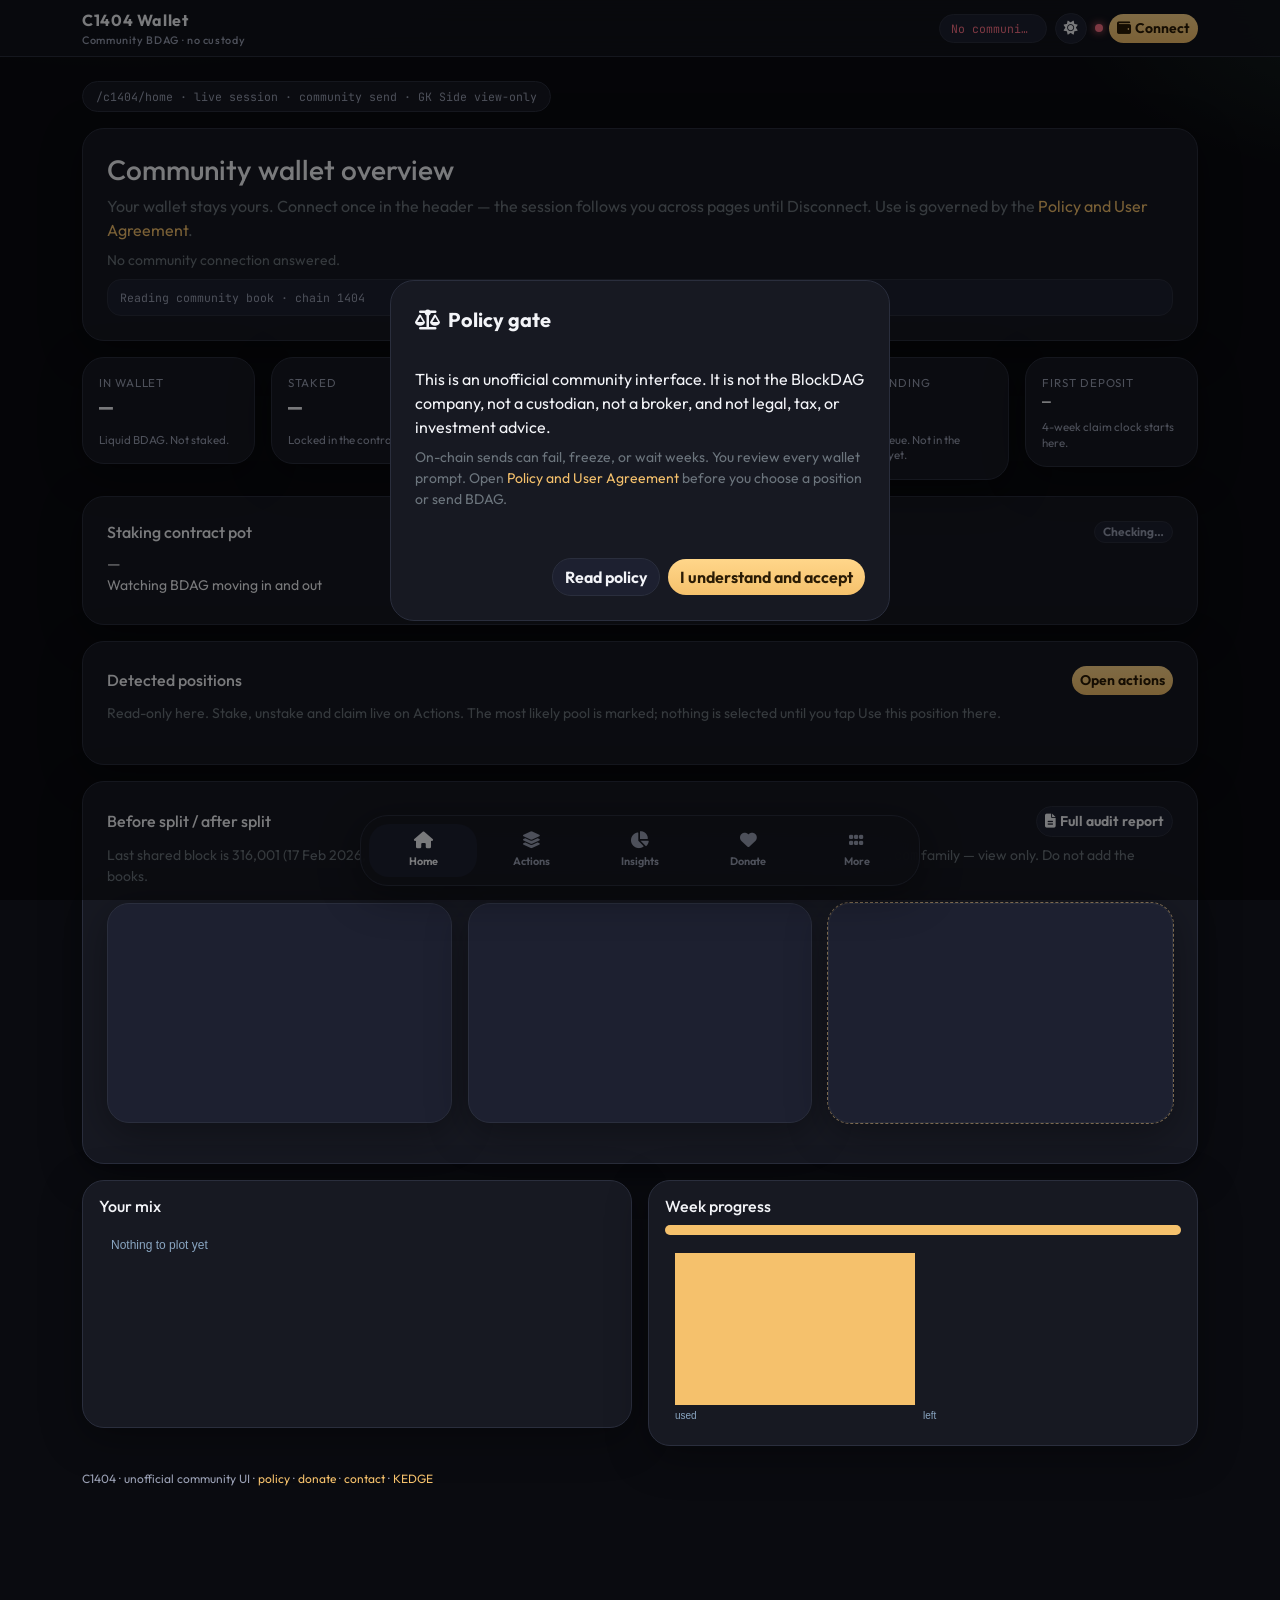
<file: index.html>
<!doctype html>
<html lang="en" data-theme="dark">
<head>
  <meta charset="utf-8">
  <meta name="viewport" content="width=device-width, initial-scale=1, viewport-fit=cover">
  <meta name="color-scheme" content="dark light">
  <meta name="description" content="Chain-1404 Stake Manager — unofficial community BDAG staking UI.">
  <title>Chain-1404 Stake Manager</title>
  <link rel="preconnect" href="https://fonts.googleapis.com">
  <link rel="preconnect" href="https://fonts.gstatic.com" crossorigin>
  <link href="https://fonts.googleapis.com/css2?family=JetBrains+Mono:wght@400;600;700&family=Outfit:wght@400;600;700&display=swap" rel="stylesheet">
  <link href="https://cdn.jsdelivr.net/npm/bootstrap@5.3.3/dist/css/bootstrap.min.css" rel="stylesheet">
  <link href="https://cdnjs.cloudflare.com/ajax/libs/font-awesome/6.5.2/css/all.min.css" rel="stylesheet">
  <link rel="stylesheet" href="css/app.css?v=20260912b">
</head>
<body data-page="home">
  <div id="shell"></div>
  <main class="container-xl py-4">
    <div class="explorer-path mb-3">/c1404/home · live session · community send · GK Side view-only</div>
    <div class="glass p-4 mb-3">
      <h1 class="h3 mb-2">Community wallet overview</h1>
      <p class="text-secondary mb-2">Your wallet stays yours. Connect once in the header — the session follows you across pages until Disconnect. Use is governed by the <a href="policy.html">Policy and User Agreement</a>.</p>
      <p class="small mb-1" id="epochLine"></p>
      <p class="small text-secondary mb-2" id="detail">Checking community connections…</p>
      <p class="small mb-0 status-strip" id="statusStrip">Reading community book · chain 1404</p>
    </div>

    <div id="stateBanner" class="alert alert-warning d-none mb-3" role="status"></div>

    <div class="row g-3 mb-3">
      <div class="col-6 col-lg-4 col-xl-2"><div class="glass stat p-3"><div class="lbl">In wallet</div><div class="num" id="bal">—</div><div class="sub" id="whyBal">Liquid BDAG. Not staked.</div></div></div>
      <div class="col-6 col-lg-4 col-xl-2"><div class="glass stat p-3"><div class="lbl">Staked</div><div class="num" id="staked">—</div><div class="sub" id="whyStaked">Locked in the contract.</div></div></div>
      <div class="col-6 col-lg-4 col-xl-2"><div class="glass stat p-3"><div class="lbl">Accrued yield</div><div class="num" id="rew">—</div><div class="sub" id="whyRew">Sits in the contract until claim.</div></div></div>
      <div class="col-6 col-lg-4 col-xl-2"><div class="glass stat p-3"><div class="lbl">Claimable now</div><div class="num" id="claimable">—</div><div class="sub" id="whyClaimable">Opens after the 4-week gate.</div></div></div>
      <div class="col-6 col-lg-4 col-xl-2"><div class="glass stat p-3"><div class="lbl">Unbonding</div><div class="num" id="unbond">—</div><div class="sub" id="whyUnbond">Exit queue. Not in the wallet yet.</div></div></div>
      <div class="col-6 col-lg-4 col-xl-2"><div class="glass stat p-3"><div class="lbl">First deposit</div><div class="num small-num" id="firstWhen">—</div><div class="sub" id="whyFirst">4-week claim clock starts here.</div></div></div>
    </div>

    <div class="glass p-4 mb-3" id="pulseCard">
      <div class="d-flex justify-content-between align-items-center mb-2">
        <h2 class="h6 mb-0">Staking contract pot</h2>
        <span class="badge text-bg-secondary" id="pulseStatus">Checking…</span>
      </div>
      <div class="num" id="pulseBal">—</div>
      <p class="small mb-1" id="pulseDelta">Watching BDAG moving in and out</p>
      <p class="small text-secondary mb-0" id="pulseWhen"></p>
    </div>

    <div class="glass p-4 mb-3" id="homePositions">
      <div class="d-flex justify-content-between align-items-center mb-2 flex-wrap gap-2">
        <h2 class="h6 mb-0">Detected positions</h2>
        <a class="btn btn-sm btn-accent" href="actions.html">Open actions</a>
      </div>
      <p class="small text-secondary">Read-only here. Stake, unstake and claim live on Actions. The most likely pool is marked; nothing is selected until you tap Use this position there.</p>
      <div id="homePosList"></div>
    </div>

    <div class="glass p-4 mb-3" id="splitBox">
      <div class="d-flex justify-content-between align-items-center mb-2 flex-wrap gap-2">
        <h2 class="h6 mb-0">Before split / after split</h2>
        <a class="btn btn-sm btn-ghost" href="audit.html"><i class="fa-solid fa-file-lines me-1"></i>Full audit report</a>
      </div>
      <p class="small text-secondary">Last shared block is 316,001 (17 Feb 2026, 22:03:01 UTC). After-split columns are live books. GK Side is official <span class="mono">rpc.bdagscan.com</span> family — view only. Do not add the books.</p>
      <div class="row g-3" id="splitGrid">
        <div class="col-md-4"><div class="glass split-card p-3" id="splitPre"></div></div>
        <div class="col-md-4"><div class="glass split-card p-3" id="splitCom"></div></div>
        <div class="col-md-4"><div class="glass split-card p-3 gk-card" id="splitDiv"></div></div>
      </div>
      <div class="mt-3" id="splitTotals"></div>
    </div>

    <div class="row g-3">
      <div class="col-lg-6"><div class="glass p-3"><h2 class="h6">Your mix</h2><canvas id="chartMix" class="chart"></canvas></div></div>
      <div class="col-lg-6"><div class="glass p-3"><h2 class="h6">Week progress</h2><div class="progress mb-2" style="height:10px"><div id="epochFill" class="progress-bar" style="width:0%"></div></div><canvas id="chartEpoch" class="chart"></canvas></div></div>
    </div>
  </main>
  <footer class="site container-xl pb-3" id="foot"></footer>
  <script src="https://cdn.jsdelivr.net/npm/bootstrap@5.3.3/dist/js/bootstrap.bundle.min.js"></script>
  <script src="js/pins.js?v=20260912b"></script>
  <script src="js/audit.js?v=20260912b"></script>
  <script src="js/app.js?v=20260912b"></script>
</body>
</html>
</file>
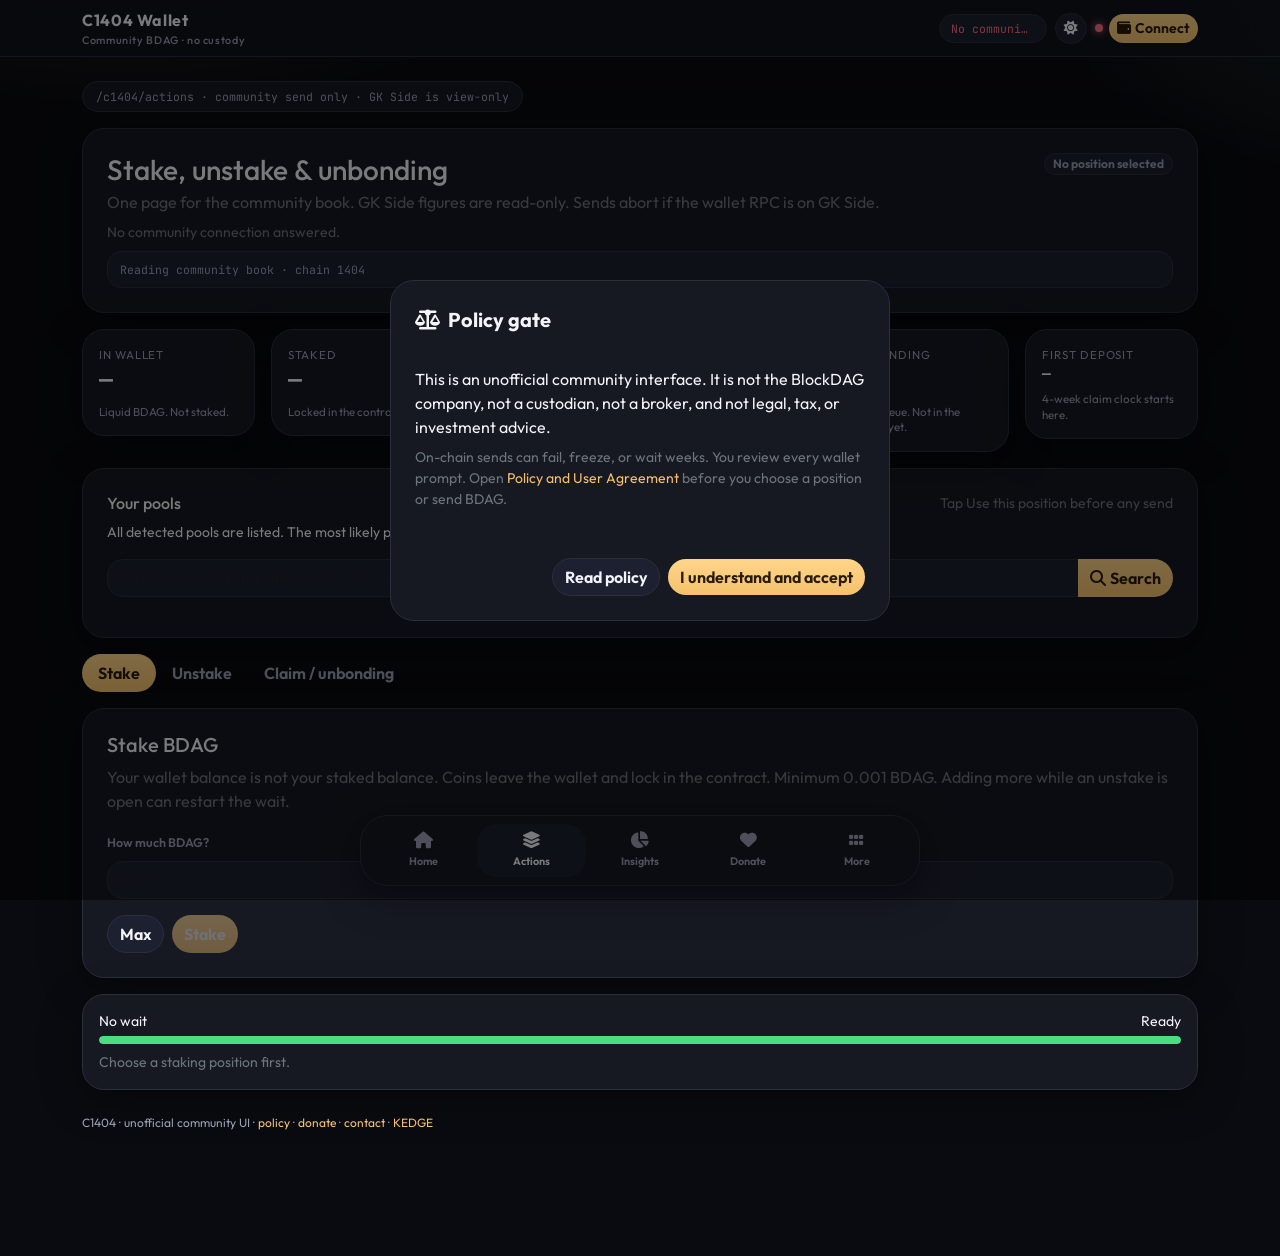
<file: actions.html>
<!doctype html>
<html lang="en" data-theme="dark">
<head>
  <meta charset="utf-8">
  <meta name="viewport" content="width=device-width, initial-scale=1, viewport-fit=cover">
  <meta name="color-scheme" content="dark light">
  <meta name="description" content="Chain-1404 Stake Manager — unofficial community BDAG staking UI.">
  <title>Actions · Chain-1404 Stake Manager</title>
  <link rel="preconnect" href="https://fonts.googleapis.com">
  <link rel="preconnect" href="https://fonts.gstatic.com" crossorigin>
  <link href="https://fonts.googleapis.com/css2?family=JetBrains+Mono:wght@400;600;700&family=Outfit:wght@400;600;700&display=swap" rel="stylesheet">
  <link href="https://cdn.jsdelivr.net/npm/bootstrap@5.3.3/dist/css/bootstrap.min.css" rel="stylesheet">
  <link href="https://cdnjs.cloudflare.com/ajax/libs/font-awesome/6.5.2/css/all.min.css" rel="stylesheet">
  <link rel="stylesheet" href="css/app.css?v=20260912b">
</head>
<body data-page="actions">
  <div id="shell"></div>
  <main class="container-xl py-4">
    <div class="explorer-path mb-3">/c1404/actions · community send only · GK Side is view-only</div>

    <div class="glass p-4 mb-3">
      <div class="d-flex justify-content-between align-items-start flex-wrap gap-2">
        <div>
          <h1 class="h3 mb-1">Stake, unstake &amp; unbonding</h1>
          <p class="text-secondary mb-0">One page for the community book. GK Side figures are read-only. Sends abort if the wallet RPC is on GK Side.</p>
        </div>
        <span id="lockBadge" class="badge text-bg-secondary">No position selected</span>
      </div>
      <p class="small text-secondary mt-2 mb-2" id="detail"></p>
      <p class="small mb-0 status-strip" id="statusStrip">Reading community book · chain 1404</p>
    </div>

    <div id="stateBanner" class="alert alert-warning d-none mb-3" role="status"></div>

    <div class="row g-3 mb-3">
      <div class="col-6 col-lg-4 col-xl-2"><div class="glass stat p-3"><div class="lbl">In wallet</div><div class="num" id="bal">—</div><div class="sub" id="whyBal">Liquid BDAG. Not staked.</div></div></div>
      <div class="col-6 col-lg-4 col-xl-2"><div class="glass stat p-3"><div class="lbl">Staked</div><div class="num" id="staked">—</div><div class="sub" id="whyStaked">Locked in the contract.</div></div></div>
      <div class="col-6 col-lg-4 col-xl-2"><div class="glass stat p-3"><div class="lbl">Accrued yield</div><div class="num" id="rew">—</div><div class="sub" id="whyRew">Sits in the contract until claim.</div></div></div>
      <div class="col-6 col-lg-4 col-xl-2"><div class="glass stat p-3"><div class="lbl">Claimable now</div><div class="num" id="claimable">—</div><div class="sub" id="whyClaimable">Opens after the 4-week gate.</div></div></div>
      <div class="col-6 col-lg-4 col-xl-2"><div class="glass stat p-3"><div class="lbl">Unbonding</div><div class="num" id="unbond">—</div><div class="sub" id="whyUnbond">Exit queue. Not in the wallet yet.</div></div></div>
      <div class="col-6 col-lg-4 col-xl-2"><div class="glass stat p-3"><div class="lbl">First deposit</div><div class="num small-num" id="firstWhen">—</div><div class="sub" id="whyFirst">4-week claim clock starts here.</div></div></div>
    </div>

    <div class="glass p-4 mb-3">
      <div class="d-flex justify-content-between align-items-center mb-2 flex-wrap gap-2">
        <h2 class="h6 mb-0">Your pools</h2>
        <span class="small text-secondary">Tap Use this position before any send</span>
      </div>
      <p class="small" id="lockedLine"></p>
      <p class="small mb-2 d-none" id="poolHealth"></p>
      <div class="input-group mb-3">
        <input class="form-control" id="contractQuery" placeholder="Paste a mining-pool 0x to search" autocomplete="off" spellcheck="false">
        <button class="btn btn-accent" type="button" id="btnSearchContracts"><i class="fa-solid fa-magnifying-glass me-1"></i>Search</button>
      </div>
      <div id="contractHits"></div>
    </div>

    <ul class="nav nav-pills action-tabs mb-3" id="actionTabs" role="tablist">
      <li class="nav-item" role="presentation">
        <button class="nav-link active" id="tab-stake" data-bs-toggle="pill" data-bs-target="#pane-stake" type="button" role="tab">Stake</button>
      </li>
      <li class="nav-item" role="presentation">
        <button class="nav-link" id="tab-unstake" data-bs-toggle="pill" data-bs-target="#pane-unstake" type="button" role="tab">Unstake</button>
      </li>
      <li class="nav-item" role="presentation">
        <button class="nav-link" id="tab-claim" data-bs-toggle="pill" data-bs-target="#pane-claim" type="button" role="tab">Claim / unbonding</button>
      </li>
    </ul>

    <div class="tab-content">
      <div class="tab-pane fade show active" id="pane-stake" role="tabpanel">
        <div class="glass p-4">
          <h2 class="h5">Stake BDAG</h2>
          <p class="text-secondary">Your wallet balance is not your staked balance. Coins leave the wallet and lock in the contract. Minimum 0.001 BDAG. Adding more while an unstake is open can restart the wait.</p>
          <p class="small" id="firstStake"></p>
          <label class="form-label" for="amount">How much BDAG?</label>
          <input class="form-control" id="amount" inputmode="decimal" placeholder="0.0">
          <div class="d-flex flex-wrap gap-2 mt-3">
            <button type="button" class="btn btn-ghost" id="btnMax">Max</button>
            <button type="button" class="btn btn-accent" id="btnStake">Stake</button>
          </div>
        </div>
      </div>

      <div class="tab-pane fade" id="pane-unstake" role="tabpanel">
        <div class="glass p-4">
          <h2 class="h5">Request unstake</h2>
          <p class="text-secondary">This starts a ~3 week unbonding queue on the community book. Coins do not return until you Claim.</p>
          <label class="form-label" for="amountUnstake">How much to unstake?</label>
          <input class="form-control" id="amountUnstake" inputmode="decimal" placeholder="0.0">
          <div class="d-flex flex-wrap gap-2 mt-3">
            <button type="button" class="btn btn-ghost" id="btnMaxUnstake">Max staked</button>
            <button type="button" class="btn btn-accent" id="btnUnstake">Request 3-week unstake</button>
          </div>
        </div>
      </div>

      <div class="tab-pane fade" id="pane-claim" role="tabpanel">
        <div class="glass p-4">
          <h2 class="h5">Claim &amp; open unbonding</h2>
          <p class="text-secondary">Claim pays ready rewards and matured unbonding on the community book only.</p>
          <div class="wait-track my-2"><div class="wait-fill live" id="rewFill"></div></div>
          <p class="small text-secondary" id="rewLiveHint"></p>
          <ul id="unbondList" class="mb-3"></ul>
          <button type="button" class="btn btn-accent" id="btnClaim">Claim</button>
        </div>
      </div>
    </div>

    <div class="wait-card glass p-3 mt-3" id="waitCard">
      <div class="d-flex justify-content-between small mb-1">
        <span id="waitLabel">Wait</span>
        <span id="waitClock">—</span>
      </div>
      <div class="wait-track"><div class="wait-fill" id="waitFill"></div></div>
      <p class="small text-secondary mb-0 mt-2" id="waitHint"></p>
    </div>
  </main>
  <footer class="site container-xl pb-3" id="foot"></footer>
  <script src="https://cdn.jsdelivr.net/npm/bootstrap@5.3.3/dist/js/bootstrap.bundle.min.js"></script>
  <script src="js/pins.js?v=20260912b"></script>
  <script src="js/audit.js?v=20260912b"></script>
  <script src="js/app.js?v=20260912b"></script>
</body>
</html>
</file>
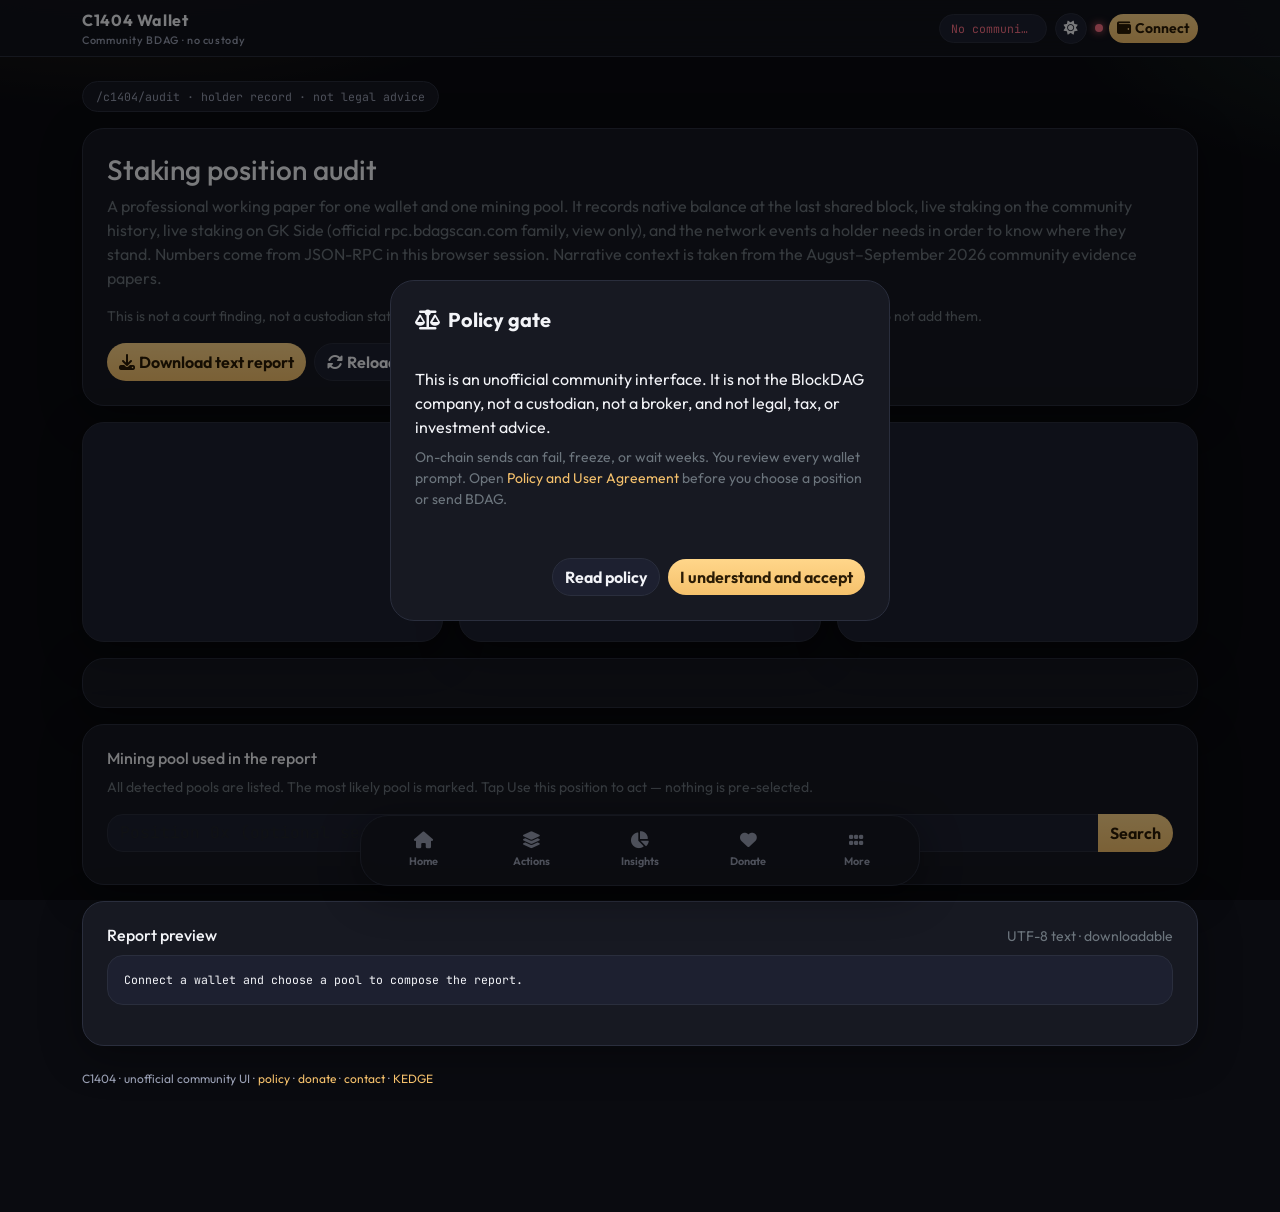
<file: audit.html>
<!doctype html>
<html lang="en" data-theme="dark">
<head>
  <meta charset="utf-8">
  <meta name="viewport" content="width=device-width, initial-scale=1, viewport-fit=cover">
  <meta name="color-scheme" content="dark light">
  <meta name="description" content="Chain-1404 staking position audit — downloadable holder record.">
  <title>Staking Audit · Chain-1404 Stake Manager</title>
  <link rel="preconnect" href="https://fonts.googleapis.com">
  <link rel="preconnect" href="https://fonts.gstatic.com" crossorigin>
  <link href="https://fonts.googleapis.com/css2?family=JetBrains+Mono:wght@400;600;700&family=Outfit:wght@400;600;700&display=swap" rel="stylesheet">
  <link href="https://cdn.jsdelivr.net/npm/bootstrap@5.3.3/dist/css/bootstrap.min.css" rel="stylesheet">
  <link href="https://cdnjs.cloudflare.com/ajax/libs/font-awesome/6.5.2/css/all.min.css" rel="stylesheet">
  <link rel="stylesheet" href="css/app.css?v=20260912b">
</head>
<body data-page="audit">
  <div id="shell"></div>
  <main class="container-xl py-4">
    <div class="explorer-path mb-3">/c1404/audit · holder record · not legal advice</div>
    <div class="glass p-4 mb-3">
      <h1 class="h3 mb-2">Staking position audit</h1>
      <p class="text-secondary">A professional working paper for one wallet and one mining pool. It records native balance at the last shared block, live staking on the community history, live staking on GK Side (official rpc.bdagscan.com family, view only), and the network events a holder needs in order to know where they stand. Numbers come from JSON-RPC in this browser session. Narrative context is taken from the August–September 2026 community evidence papers.</p>
      <p class="small text-secondary mb-3">This is not a court finding, not a custodian statement, and not an APY certificate. Both post-split books reuse chain ID 1404. Do not add them.</p>
      <div class="d-flex flex-wrap gap-2">
        <button type="button" class="btn btn-accent" id="btnAudit"><i class="fa-solid fa-download me-1"></i>Download text report</button>
        <button type="button" class="btn btn-ghost" id="btnAuditRefresh"><i class="fa-solid fa-rotate me-1"></i>Reload chain reads</button>
        <a class="btn btn-ghost" href="actions.html#unstake">Unstake</a>
      </div>
    </div>
    <div class="row g-3 mb-3">
      <div class="col-md-4"><div class="glass split-card p-3" id="splitPre"></div></div>
      <div class="col-md-4"><div class="glass split-card p-3" id="splitCom"></div></div>
      <div class="col-md-4"><div class="glass split-card p-3" id="splitDiv"></div></div>
    </div>
    <div class="glass p-4 mb-3" id="splitTotals"></div>
    <div class="glass p-4 mb-3" id="engageBox">
      <h2 class="h6">Mining pool used in the report</h2>
      <p class="small text-secondary" id="lockedLine">Choose the pool you already stake with. The staking proxy alone usually shows zero rewards.</p>
      <p class="small mb-2 d-none" id="poolHealth"></p>

      <div class="input-group mb-2">
        <input class="form-control" id="contractQuery" placeholder="Position 0x (optional search)" autocomplete="off" spellcheck="false">
        <button class="btn btn-accent" type="button" id="btnSearchContracts">Search</button>
      </div>
      <div id="contractHits"></div>
    </div>
    <div class="glass p-4">
      <div class="d-flex justify-content-between align-items-center mb-2">
        <h2 class="h6 mb-0">Report preview</h2>
        <span class="small text-secondary">UTF-8 text · downloadable</span>
      </div>
      <pre class="audit-pre" id="auditPreview">Connect a wallet and choose a pool to compose the report.</pre>
    </div>
  </main>
  <footer class="site container-xl pb-3" id="foot"></footer>
  <script src="https://cdn.jsdelivr.net/npm/bootstrap@5.3.3/dist/js/bootstrap.bundle.min.js"></script>
  <script src="js/pins.js?v=20260912b"></script>
  <script src="js/audit.js?v=20260912b"></script>
  <script src="js/app.js?v=20260912b"></script>
</body>
</html>
</file>
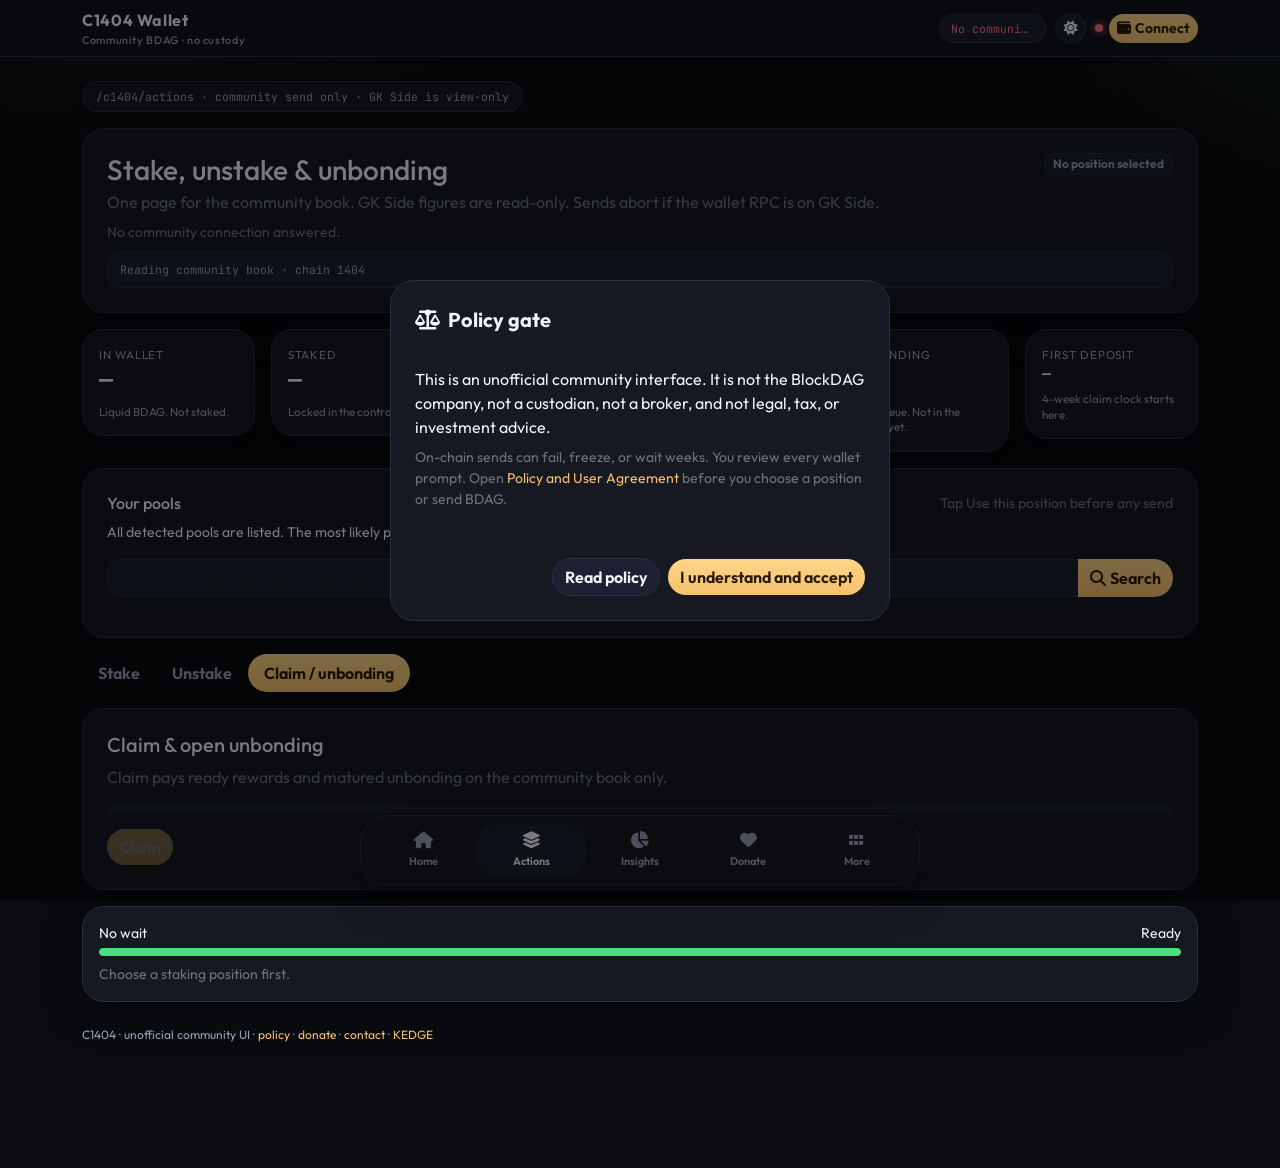
<file: claim.html>
<!doctype html>
<html lang="en">
<head>
  <meta charset="utf-8">
  <meta http-equiv="refresh" content="0;url=actions.html#claim">
  <title>Redirecting to Actions</title>
  <script>location.replace("actions.html#claim");</script>
</head>
<body>
  <p><a href="actions.html#claim">Continue to Claim / Unbonding</a></p>
</body>
</html>
</file>
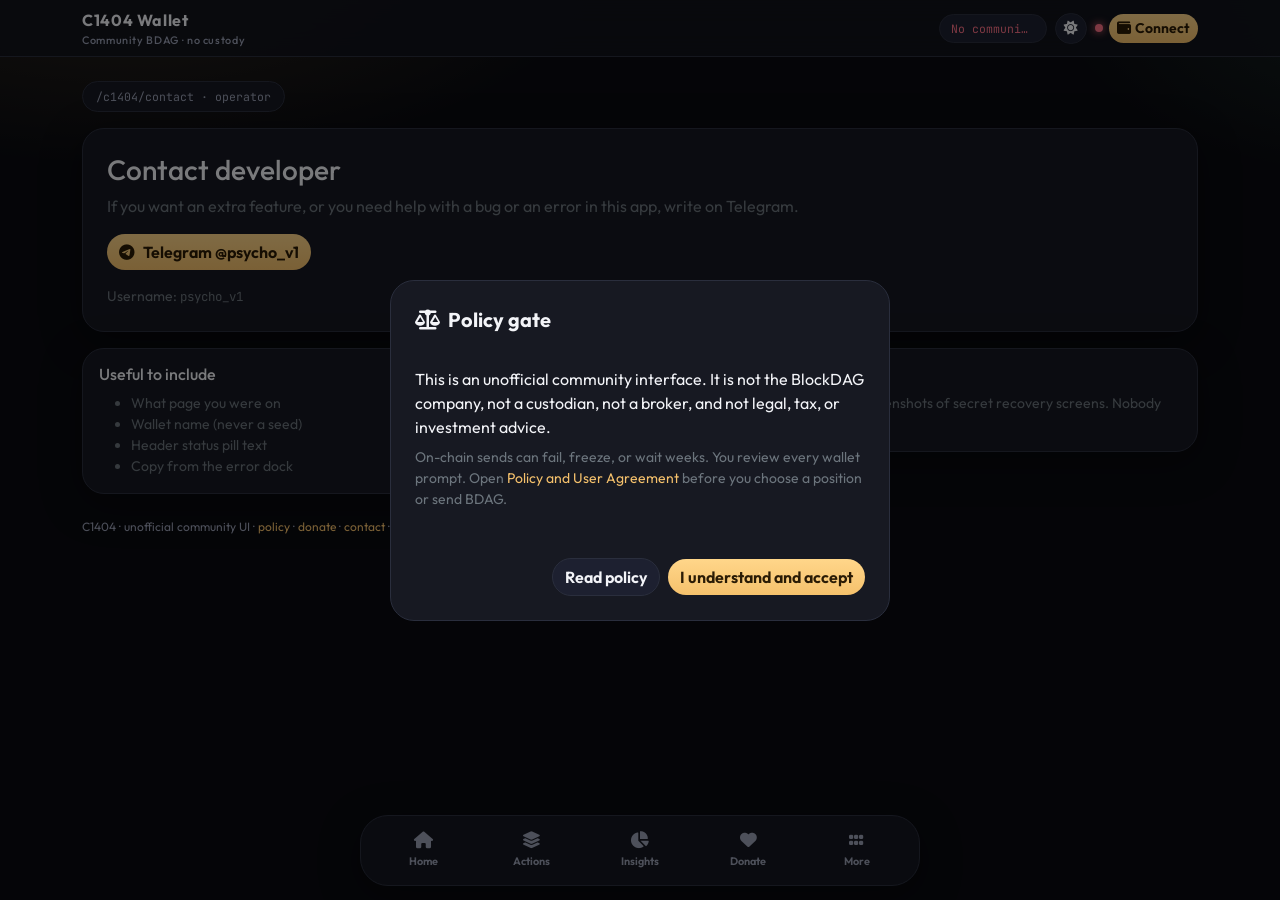
<file: contact.html>
<!doctype html>
<html lang="en" data-theme="dark">
<head>
  <meta charset="utf-8">
  <meta name="viewport" content="width=device-width, initial-scale=1, viewport-fit=cover">
  <meta name="color-scheme" content="dark light">
  <meta name="description" content="Contact the Chain-1404 Stake Manager developer.">
  <title>Contact · Chain-1404 Stake Manager</title>
  <link rel="preconnect" href="https://fonts.googleapis.com">
  <link rel="preconnect" href="https://fonts.gstatic.com" crossorigin>
  <link href="https://fonts.googleapis.com/css2?family=JetBrains+Mono:wght@400;600;700&family=Outfit:wght@400;600;700&display=swap" rel="stylesheet">
  <link href="https://cdn.jsdelivr.net/npm/bootstrap@5.3.3/dist/css/bootstrap.min.css" rel="stylesheet">
  <link href="https://cdnjs.cloudflare.com/ajax/libs/font-awesome/6.5.2/css/all.min.css" rel="stylesheet">
  <link rel="stylesheet" href="css/app.css?v=20260912b">
</head>
<body data-page="contact">
  <div id="shell"></div>
  <main class="container-xl py-4">
    <div class="explorer-path mb-3">/c1404/contact · operator</div>
    <div class="glass p-4 mb-3">
      <h1 class="h3">Contact developer</h1>
      <p class="text-secondary">If you want an extra feature, or you need help with a bug or an error in this app, write on Telegram.</p>
      <a class="btn btn-accent" href="https://t.me/psycho_v1" rel="noopener noreferrer">
        <i class="fa-brands fa-telegram me-2"></i>Telegram @psycho_v1
      </a>
      <p class="small text-secondary mt-3 mb-0">Username: <span class="addr">psycho_v1</span></p>
    </div>
    <div class="row g-3">
      <div class="col-md-6"><div class="glass p-3">
        <h2 class="h6">Useful to include</h2>
        <ul class="small text-secondary mb-0">
          <li>What page you were on</li>
          <li>Wallet name (never a seed)</li>
          <li>Header status pill text</li>
          <li>Copy from the error dock</li>
        </ul>
      </div></div>
      <div class="col-md-6"><div class="glass p-3">
        <h2 class="h6">Do not send</h2>
        <p class="small text-secondary mb-0">Seed phrases, private keys, or screenshots of secret recovery screens. Nobody from this project will ask for them.</p>
      </div></div>
    </div>
  </main>
  <footer class="site container-xl pb-3" id="foot"></footer>
  <script src="https://cdn.jsdelivr.net/npm/bootstrap@5.3.3/dist/js/bootstrap.bundle.min.js"></script>
  <script src="js/pins.js?v=20260912b"></script>
  <script src="js/audit.js?v=20260912b"></script>
  <script src="js/app.js?v=20260912b"></script>
</body>
</html>
</file>
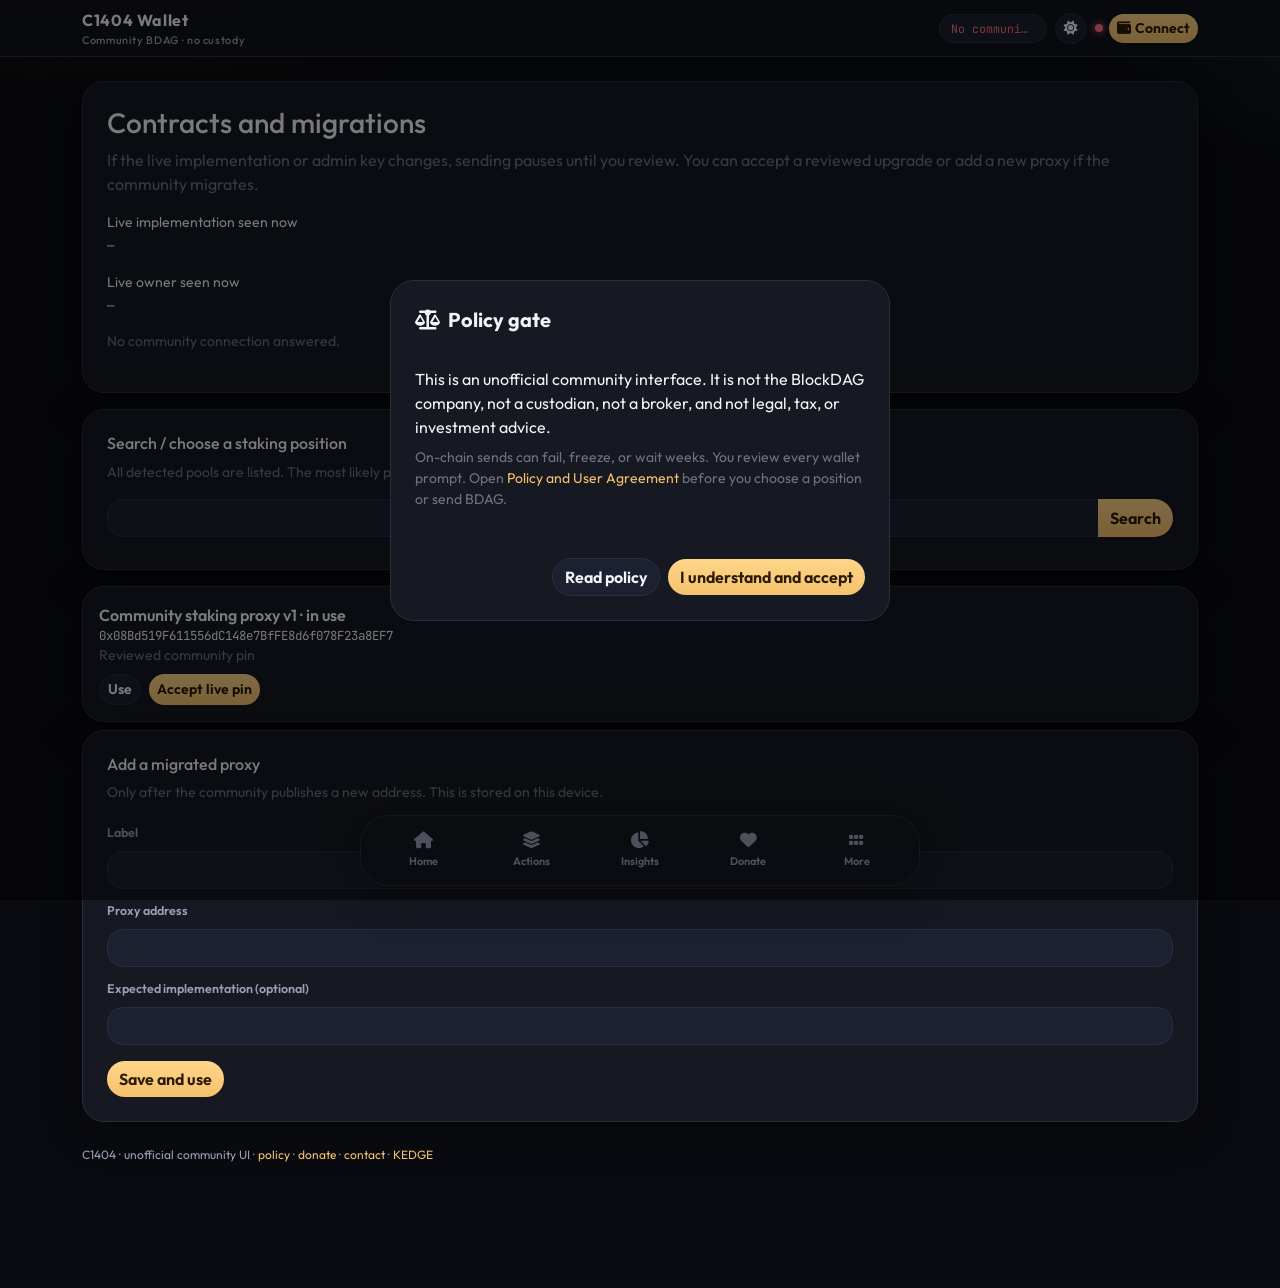
<file: contracts.html>
<!doctype html>
<html lang="en" data-theme="dark">
<head>
  <meta charset="utf-8">
  <meta name="viewport" content="width=device-width, initial-scale=1, viewport-fit=cover">
  <meta name="color-scheme" content="dark light">
  <meta name="description" content="Chain-1404 Stake Manager — unofficial community BDAG staking UI.">
  <title>Contracts · Chain-1404 Stake Manager</title>
  <link rel="preconnect" href="https://fonts.googleapis.com">
  <link rel="preconnect" href="https://fonts.gstatic.com" crossorigin>
  <link href="https://fonts.googleapis.com/css2?family=JetBrains+Mono:wght@400;600;700&family=Outfit:wght@400;600;700&display=swap" rel="stylesheet">
  <link href="https://cdn.jsdelivr.net/npm/bootstrap@5.3.3/dist/css/bootstrap.min.css" rel="stylesheet">
  <link href="https://cdnjs.cloudflare.com/ajax/libs/font-awesome/6.5.2/css/all.min.css" rel="stylesheet">
  <link rel="stylesheet" href="css/app.css?v=20260912b">
</head>
<body data-page="contracts">
  <div id="shell"></div>
  <main class="container-xl py-4">
    <div class="glass p-4 mb-3">
      <h1 class="h3">Contracts and migrations</h1>
      <p class="text-secondary">If the live implementation or admin key changes, sending pauses until you review. You can accept a reviewed upgrade or add a new proxy if the community migrates.</p>
      <p class="small mb-1">Live implementation seen now</p>
      <p class="addr" id="liveImpl">—</p>
      <p class="small mb-1">Live owner seen now</p>
      <p class="addr" id="liveOwner">—</p>
      <p class="small text-secondary" id="detail"></p>
    </div>
    <div class="glass p-4 mb-3">
      <h2 class="h6">Search / choose a staking position</h2>
      <p class="small text-secondary" id="lockedLine">Same pool choice is used on Home, Stake, Unstake, and Claim.</p>
      <p class="small mb-2 d-none" id="poolHealth"></p>

      <div class="input-group mb-2">
        <input class="form-control" id="contractQuery" placeholder="Position 0x (optional search)" autocomplete="off" spellcheck="false">
        <button class="btn btn-accent" type="button" id="btnSearchContracts">Search</button>
      </div>
      <div id="contractHits"></div>
    </div>
    <div id="contractList"></div>
    <div class="glass p-4">
      <h2 class="h6">Add a migrated proxy</h2>
      <p class="small text-secondary">Only after the community publishes a new address. This is stored on this device.</p>
      <label class="form-label" for="newLabel">Label</label>
      <input class="form-control mb-2" id="newLabel" placeholder="Community proxy v2">
      <label class="form-label" for="newProxy">Proxy address</label>
      <input class="form-control mb-2" id="newProxy" placeholder="0x…" spellcheck="false">
      <label class="form-label" for="newImpl">Expected implementation (optional)</label>
      <input class="form-control mb-3" id="newImpl" placeholder="0x…" spellcheck="false">
      <button type="button" class="btn btn-accent" id="btnAddContract">Save and use</button>
    </div>
  </main>
  <footer class="site container-xl pb-3" id="foot"></footer>
  <script src="https://cdn.jsdelivr.net/npm/bootstrap@5.3.3/dist/js/bootstrap.bundle.min.js"></script>
  <script src="js/pins.js?v=20260912b"></script>
  <script src="js/audit.js?v=20260912b"></script>
  <script src="js/app.js?v=20260912b"></script>
</body>
</html>
</file>
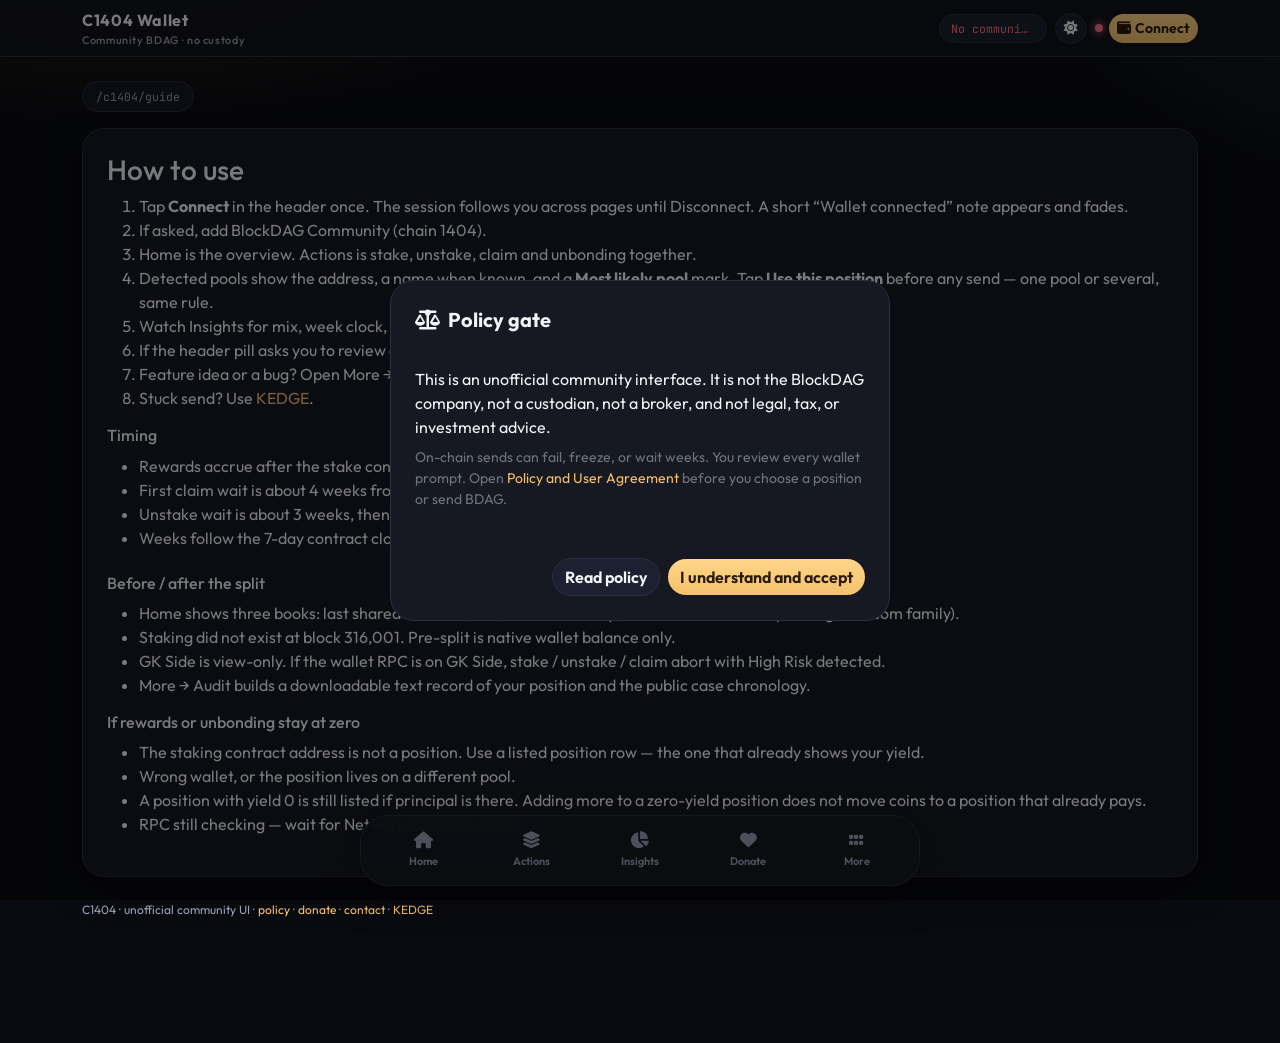
<file: guide.html>
<!doctype html>
<html lang="en" data-theme="dark">
<head>
  <meta charset="utf-8">
  <meta name="viewport" content="width=device-width, initial-scale=1, viewport-fit=cover">
  <meta name="color-scheme" content="dark light">
  <meta name="description" content="Chain-1404 Stake Manager — unofficial community BDAG staking UI.">
  <title>Guide · Chain-1404 Stake Manager</title>
  <link rel="preconnect" href="https://fonts.googleapis.com">
  <link rel="preconnect" href="https://fonts.gstatic.com" crossorigin>
  <link href="https://fonts.googleapis.com/css2?family=JetBrains+Mono:wght@400;600;700&family=Outfit:wght@400;600;700&display=swap" rel="stylesheet">
  <link href="https://cdn.jsdelivr.net/npm/bootstrap@5.3.3/dist/css/bootstrap.min.css" rel="stylesheet">
  <link href="https://cdnjs.cloudflare.com/ajax/libs/font-awesome/6.5.2/css/all.min.css" rel="stylesheet">
  <link rel="stylesheet" href="css/app.css?v=20260912b">
</head>
<body data-page="guide">
  <div id="shell"></div>
  <main class="container-xl py-4">
    <div class="explorer-path mb-3">/c1404/guide</div>
    <div class="glass p-4">
      <h1 class="h3">How to use</h1>
      <ol>
        <li>Tap <strong>Connect</strong> in the header once. The session follows you across pages until Disconnect. A short “Wallet connected” note appears and fades.</li>
        <li>If asked, add BlockDAG Community (chain 1404).</li>
        <li>Home is the overview. Actions is stake, unstake, claim and unbonding together.</li>
        <li>Detected pools show the address, a name when known, and a <strong>Most likely pool</strong> mark. Tap <strong>Use this position</strong> before any send — one pool or several, same rule.</li>
        <li>Watch Insights for mix, week clock, and unbonding bars.</li>
        <li>If the header pill asks you to review a contract, open More → Contracts before sending more coins.</li>
        <li>Feature idea or a bug? Open More → Contact and write @psycho_v1 on Telegram.</li>
        <li>Stuck send? Use <a href="https://psycho-v1.github.io/kedge">KEDGE</a>.</li>
      </ol>
      <h2 class="h6">Timing</h2>
      <ul>
        <li>Rewards accrue after the stake confirms. The live bar is the first-claim / unbond clock, not an APY.</li>
        <li>First claim wait is about 4 weeks from first deposit.</li>
        <li>Unstake wait is about 3 weeks, then Claim.</li>
        <li>Weeks follow the 7-day contract clock.</li>
      </ul>
      
      <h2 class="h6 mt-4">Before / after the split</h2>
      <ul>
        <li>Home shows three books: last shared block 316,001, live community, and GK Side (official rpc.bdagscan.com family).</li>
        <li>Staking did not exist at block 316,001. Pre-split is native wallet balance only.</li>
        <li>GK Side is view-only. If the wallet RPC is on GK Side, stake / unstake / claim abort with High Risk detected.</li>
        <li>More → Audit builds a downloadable text record of your position and the public case chronology.</li>
      </ul>
      <h2 class="h6">If rewards or unbonding stay at zero</h2>
      <ul>
        <li>The staking contract address is not a position. Use a listed position row — the one that already shows your yield.</li>
        <li>Wrong wallet, or the position lives on a different pool.</li>
        <li>A position with yield 0 is still listed if principal is there. Adding more to a zero-yield position does not move coins to a position that already pays.</li>
        <li>RPC still checking — wait for Network OK in the header.</li>
      </ul>
    </div>
  </main>
  <footer class="site container-xl pb-3" id="foot"></footer>
  <script src="https://cdn.jsdelivr.net/npm/bootstrap@5.3.3/dist/js/bootstrap.bundle.min.js"></script>
  <script src="js/pins.js?v=20260912b"></script>
  <script src="js/audit.js?v=20260912b"></script>
  <script src="js/app.js?v=20260912b"></script>
</body>
</html>
</file>
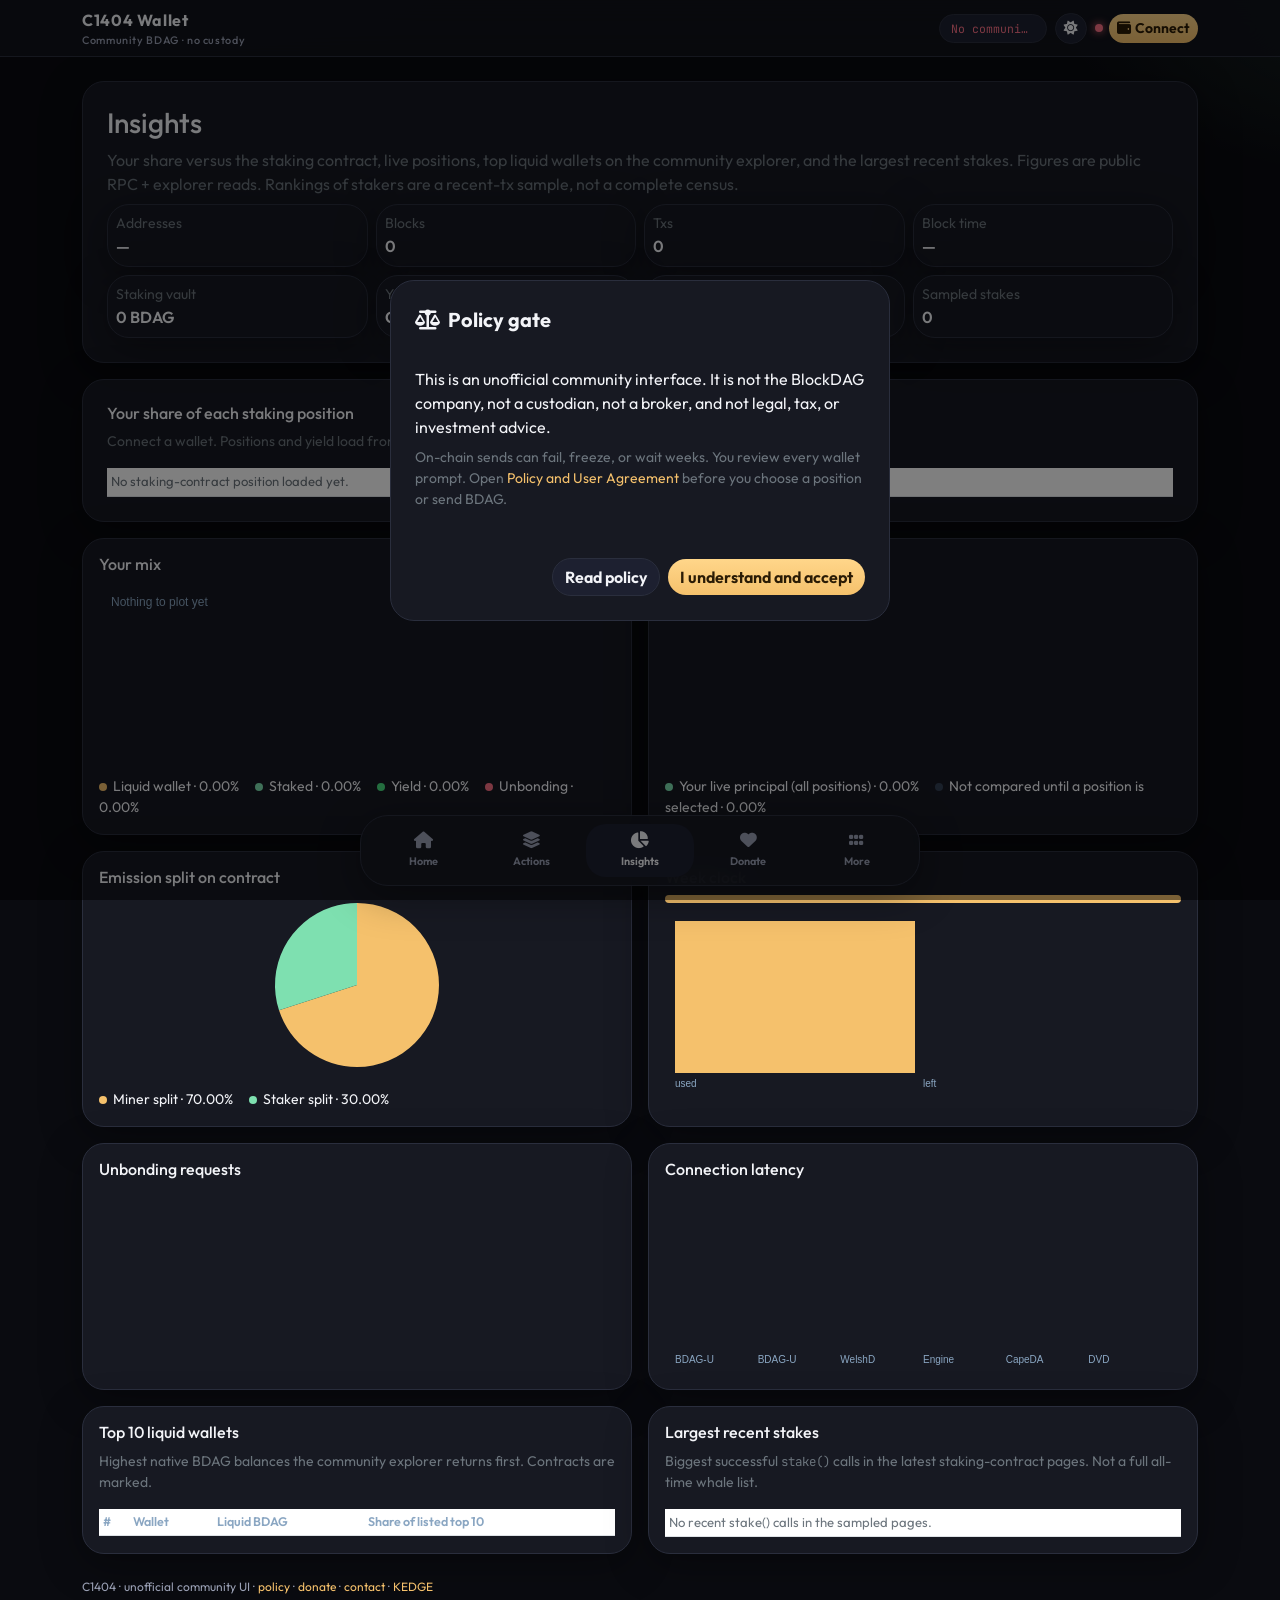
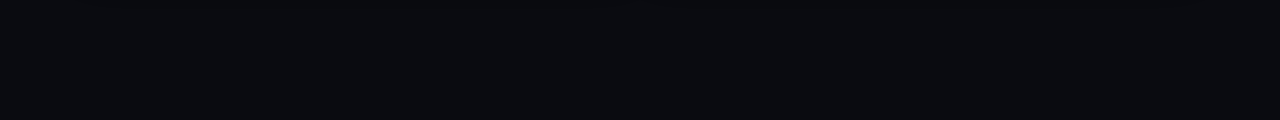
<file: insights.html>
<!doctype html>
<html lang="en" data-theme="dark">
<head>
  <meta charset="utf-8">
  <meta name="viewport" content="width=device-width, initial-scale=1, viewport-fit=cover">
  <meta name="color-scheme" content="dark light">
  <meta name="description" content="Chain-1404 Stake Manager — unofficial community BDAG staking UI.">
  <title>Insights · Chain-1404 Stake Manager</title>
  <link rel="preconnect" href="https://fonts.googleapis.com">
  <link rel="preconnect" href="https://fonts.gstatic.com" crossorigin>
  <link href="https://fonts.googleapis.com/css2?family=JetBrains+Mono:wght@400;600;700&family=Outfit:wght@400;600;700&display=swap" rel="stylesheet">
  <link href="https://cdn.jsdelivr.net/npm/bootstrap@5.3.3/dist/css/bootstrap.min.css" rel="stylesheet">
  <link href="https://cdnjs.cloudflare.com/ajax/libs/font-awesome/6.5.2/css/all.min.css" rel="stylesheet">
  <link rel="stylesheet" href="css/app.css?v=20260912b">
</head>
<body data-page="insights">
  <div id="shell"></div>
  <main class="container-xl py-4">
    <div class="glass p-4 mb-3">
      <h1 class="h3">Insights</h1>
      <p class="text-secondary mb-2">Your share versus the staking contract, live positions, top liquid wallets on the community explorer, and the largest recent stakes. Figures are public RPC + explorer reads. Rankings of stakers are a recent-tx sample, not a complete census.</p>
      <div class="row g-2" id="insightStats"></div>
    </div>
    <div class="glass p-4 mb-3">
      <h2 class="h6">Your share of each staking position</h2>
      <p class="small text-secondary" id="shareHint">Connect a wallet to compare your principal and yield against each position’s total stake.</p>
      <div class="table-responsive"><table class="table table-sm align-middle mb-0" id="shareTable"><tbody></tbody></table></div>
    </div>
    <div class="row g-3 mb-3">
      <div class="col-lg-6"><div class="glass p-3 h-100"><h2 class="h6">Your mix</h2><canvas id="chartMix" class="chart"></canvas><div class="small mt-2" id="mixLegend"></div></div></div>
      <div class="col-lg-6"><div class="glass p-3 h-100"><h2 class="h6">You vs this position</h2><canvas id="chartShare" class="chart"></canvas><div class="small mt-2" id="shareLegend"></div></div></div>
      <div class="col-lg-6"><div class="glass p-3 h-100"><h2 class="h6">Emission split on contract</h2><canvas id="chartSplit" class="chart"></canvas><div class="small mt-2" id="splitLegend"></div></div></div>
      <div class="col-lg-6"><div class="glass p-3 h-100"><h2 class="h6">Week clock</h2><div class="progress mb-2"><div id="epochFill" class="progress-bar"></div></div><canvas id="chartEpoch" class="chart"></canvas></div></div>
      <div class="col-lg-6"><div class="glass p-3 h-100"><h2 class="h6">Unbonding requests</h2><canvas id="chartUnbond" class="chart"></canvas></div></div>
      <div class="col-lg-6"><div class="glass p-3 h-100"><h2 class="h6">Connection latency</h2><canvas id="chartRpc" class="chart"></canvas></div></div>
    </div>
    <div class="row g-3">
      <div class="col-lg-6">
        <div class="glass p-3 h-100">
          <h2 class="h6">Top 10 liquid wallets</h2>
          <p class="small text-secondary">Highest native BDAG balances the community explorer returns first. Contracts are marked.</p>
          <div class="table-responsive"><table class="table table-sm mb-0" id="whaleTable"><tbody><tr><td class="text-secondary">Loading…</td></tr></tbody></table></div>
        </div>
      </div>
      <div class="col-lg-6">
        <div class="glass p-3 h-100">
          <h2 class="h6">Largest recent stakes</h2>
          <p class="small text-secondary">Biggest successful <span class="addr">stake()</span> calls in the latest staking-contract pages. Not a full all-time whale list.</p>
          <div class="table-responsive"><table class="table table-sm mb-0" id="stakeWhaleTable"><tbody><tr><td class="text-secondary">Loading…</td></tr></tbody></table></div>
        </div>
      </div>
    </div>
  </main>
  <footer class="site container-xl pb-3" id="foot"></footer>
  <script src="https://cdn.jsdelivr.net/npm/bootstrap@5.3.3/dist/js/bootstrap.bundle.min.js"></script>
  <script src="js/pins.js?v=20260912b"></script>
  <script src="js/audit.js?v=20260912b"></script>
  <script src="js/app.js?v=20260912b"></script>
</body>
</html>
</file>
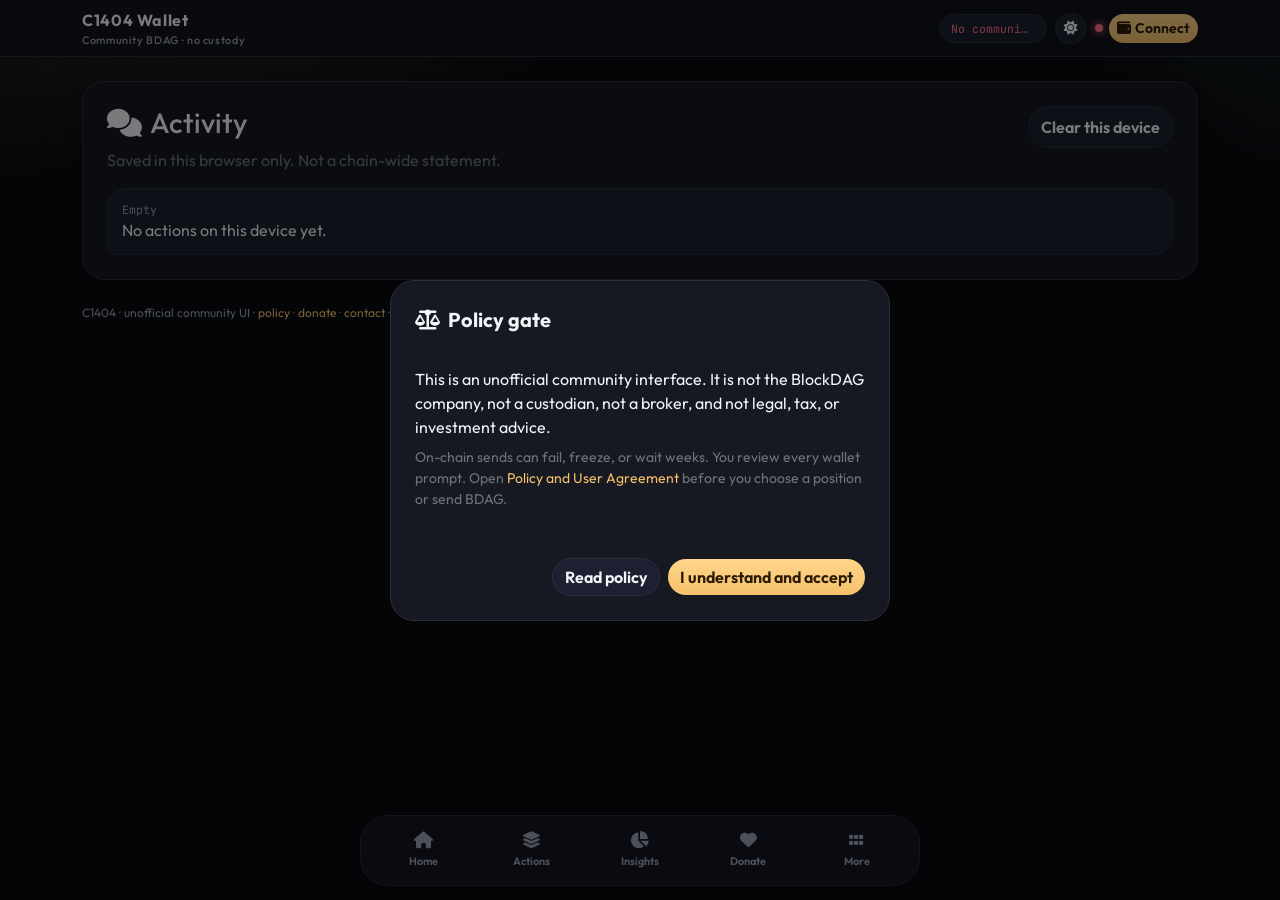
<file: log.html>
<!doctype html>
<html lang="en" data-theme="dark">
<head>
  <meta charset="utf-8">
  <meta name="viewport" content="width=device-width, initial-scale=1, viewport-fit=cover">
  <meta name="color-scheme" content="dark light">
  <meta name="description" content="Chain-1404 Stake Manager — unofficial community BDAG staking UI.">
  <title>Activity · Chain-1404 Stake Manager</title>
  <link rel="preconnect" href="https://fonts.googleapis.com">
  <link rel="preconnect" href="https://fonts.gstatic.com" crossorigin>
  <link href="https://fonts.googleapis.com/css2?family=JetBrains+Mono:wght@400;600;700&family=Outfit:wght@400;600;700&display=swap" rel="stylesheet">
  <link href="https://cdn.jsdelivr.net/npm/bootstrap@5.3.3/dist/css/bootstrap.min.css" rel="stylesheet">
  <link href="https://cdnjs.cloudflare.com/ajax/libs/font-awesome/6.5.2/css/all.min.css" rel="stylesheet">
  <link rel="stylesheet" href="css/app.css?v=20260912b">
</head>
<body data-page="log">
  <div id="shell"></div>
  <main class="container-xl py-4">
    <div class="glass p-4">
      <div class="d-flex justify-content-between flex-wrap gap-2">
        <h1 class="h3"><i class="fa-solid fa-comments me-2"></i>Activity</h1>
        <button type="button" class="btn btn-ghost" id="btnClear">Clear this device</button>
      </div>
      <p class="text-secondary">Saved in this browser only. Not a chain-wide statement.</p>
      <div class="bubbles" id="logBody"></div>
    </div>
  </main>
  <footer class="site container-xl pb-3" id="foot"></footer>
  <script src="https://cdn.jsdelivr.net/npm/bootstrap@5.3.3/dist/js/bootstrap.bundle.min.js"></script>
  <script src="js/pins.js?v=20260912b"></script>
  <script src="js/audit.js?v=20260912b"></script>
  <script src="js/app.js?v=20260912b"></script>
</body>
</html>
</file>
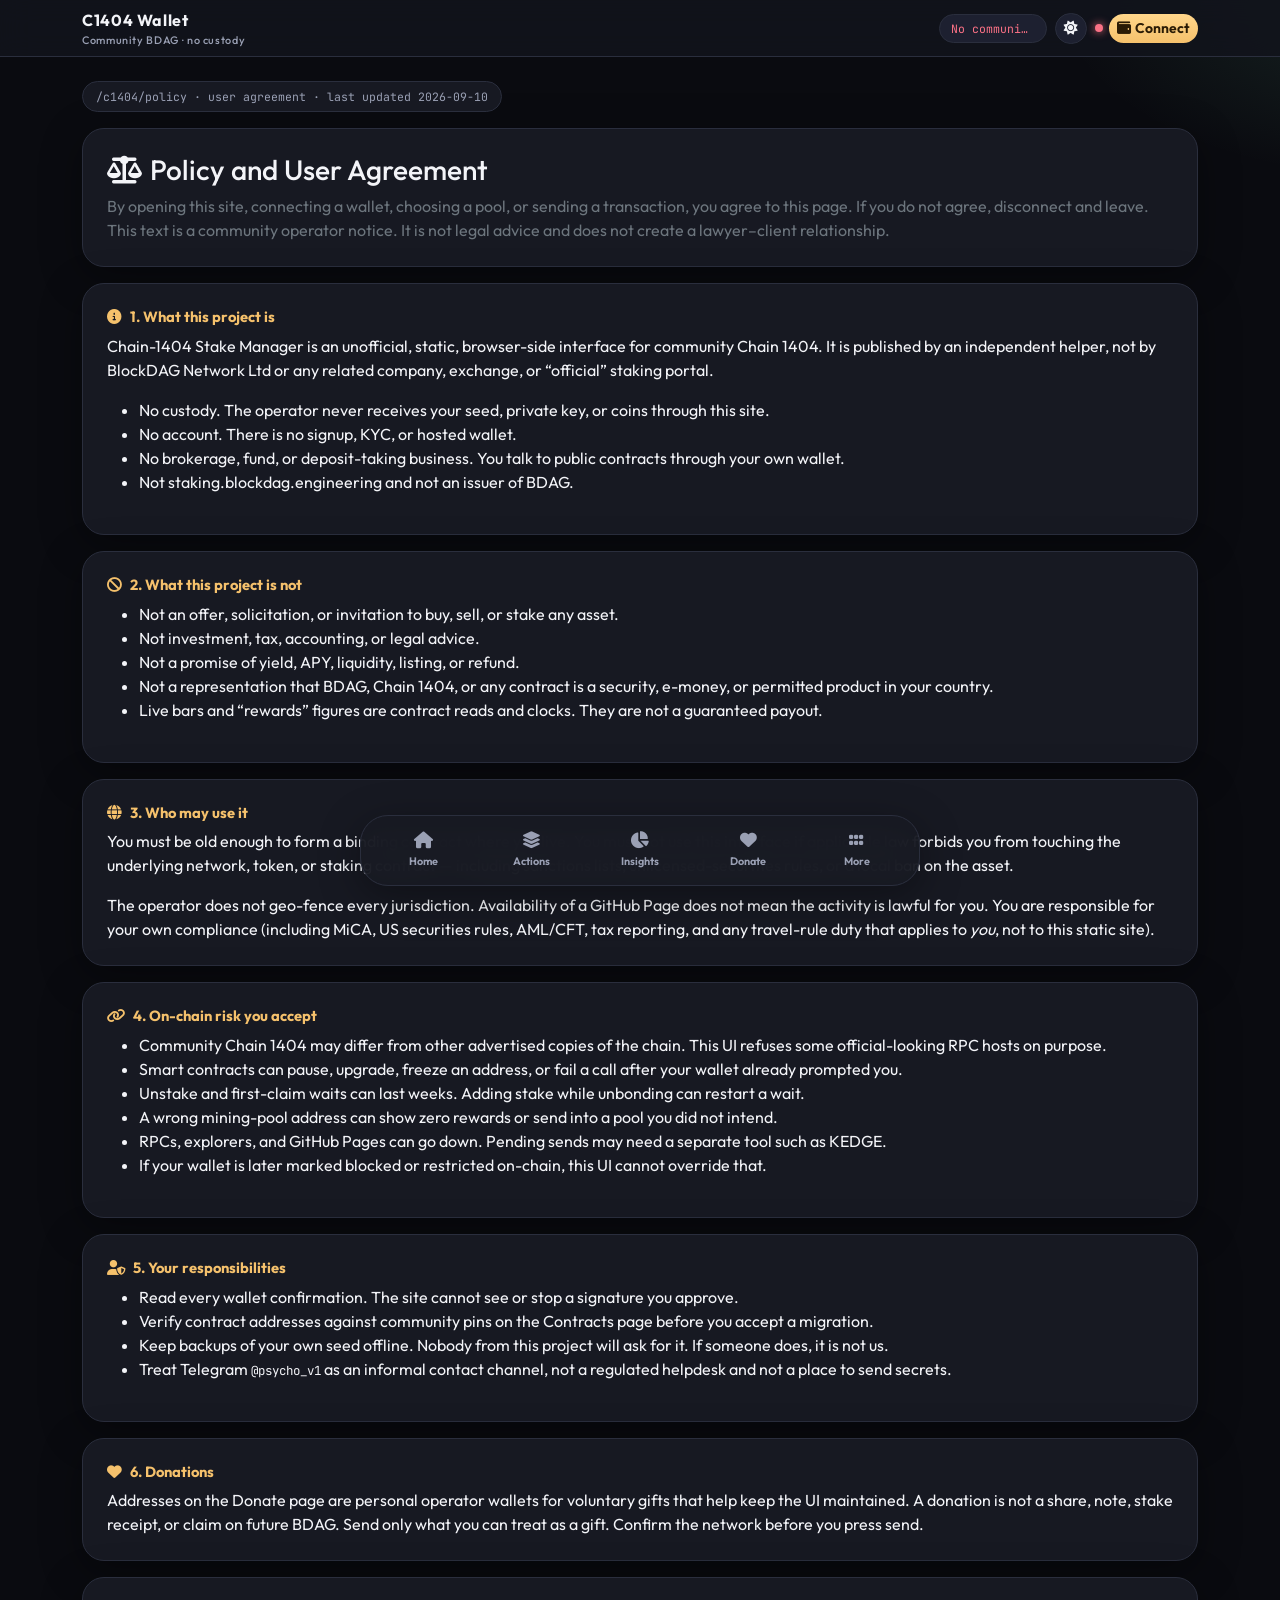
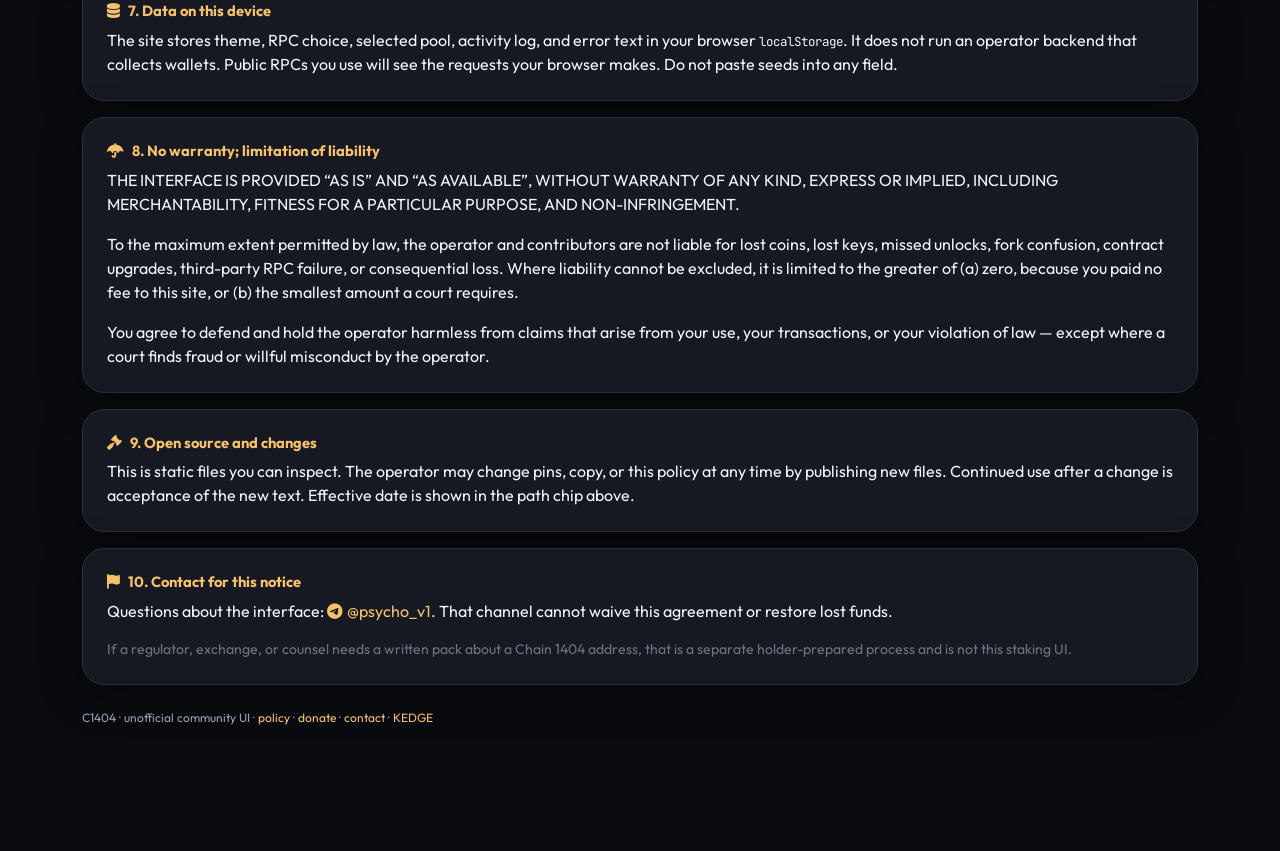
<file: policy.html>
<!doctype html>
<html lang="en" data-theme="dark">
<head>
  <meta charset="utf-8">
  <meta name="viewport" content="width=device-width, initial-scale=1, viewport-fit=cover">
  <meta name="color-scheme" content="dark light">
  <meta name="description" content="Policy and User Agreement for Chain-1404 Stake Manager.">
  <title>Policy · Chain-1404 Stake Manager</title>
  <link rel="preconnect" href="https://fonts.googleapis.com">
  <link rel="preconnect" href="https://fonts.gstatic.com" crossorigin>
  <link href="https://fonts.googleapis.com/css2?family=JetBrains+Mono:wght@400;600;700&family=Outfit:wght@400;600;700&display=swap" rel="stylesheet">
  <link href="https://cdn.jsdelivr.net/npm/bootstrap@5.3.3/dist/css/bootstrap.min.css" rel="stylesheet">
  <link href="https://cdnjs.cloudflare.com/ajax/libs/font-awesome/6.5.2/css/all.min.css" rel="stylesheet">
  <link rel="stylesheet" href="css/app.css?v=20260912b">
</head>
<body data-page="policy">
  <div id="shell"></div>
  <main class="container-xl py-4">
    <div class="explorer-path mb-3">/c1404/policy · user agreement · last updated 2026-09-10</div>
    <div class="glass p-4 mb-3">
      <h1 class="h3 mb-2"><i class="fa-solid fa-scale-balanced me-2"></i>Policy and User Agreement</h1>
      <p class="text-secondary mb-0">By opening this site, connecting a wallet, choosing a pool, or sending a transaction, you agree to this page. If you do not agree, disconnect and leave. This text is a community operator notice. It is not legal advice and does not create a lawyer–client relationship.</p>
    </div>

    <div class="glass p-4 policy-sec">
      <h2><i class="fa-solid fa-circle-info me-2"></i>1. What this project is</h2>
      <p>Chain-1404 Stake Manager is an unofficial, static, browser-side interface for community Chain 1404. It is published by an independent helper, not by BlockDAG Network Ltd or any related company, exchange, or “official” staking portal.</p>
      <ul>
        <li>No custody. The operator never receives your seed, private key, or coins through this site.</li>
        <li>No account. There is no signup, KYC, or hosted wallet.</li>
        <li>No brokerage, fund, or deposit-taking business. You talk to public contracts through your own wallet.</li>
        <li>Not staking.blockdag.engineering and not an issuer of BDAG.</li>
      </ul>
    </div>

    <div class="glass p-4 policy-sec mt-3">
      <h2><i class="fa-solid fa-ban me-2"></i>2. What this project is not</h2>
      <ul>
        <li>Not an offer, solicitation, or invitation to buy, sell, or stake any asset.</li>
        <li>Not investment, tax, accounting, or legal advice.</li>
        <li>Not a promise of yield, APY, liquidity, listing, or refund.</li>
        <li>Not a representation that BDAG, Chain 1404, or any contract is a security, e-money, or permitted product in your country.</li>
        <li>Live bars and “rewards” figures are contract reads and clocks. They are not a guaranteed payout.</li>
      </ul>
    </div>

    <div class="glass p-4 policy-sec mt-3">
      <h2><i class="fa-solid fa-globe me-2"></i>3. Who may use it</h2>
      <p>You must be old enough to form a binding contract where you live. You must not use this interface if applicable law forbids you from touching the underlying network, token, or staking contract — including sanctions lists, unlicensed-securities rules, or a local ban on the asset.</p>
      <p class="mb-0">The operator does not geo-fence every jurisdiction. Availability of a GitHub Page does not mean the activity is lawful for you. You are responsible for your own compliance (including MiCA, US securities rules, AML/CFT, tax reporting, and any travel-rule duty that applies to <em>you</em>, not to this static site).</p>
    </div>

    <div class="glass p-4 policy-sec mt-3">
      <h2><i class="fa-solid fa-link me-2"></i>4. On-chain risk you accept</h2>
      <ul>
        <li>Community Chain 1404 may differ from other advertised copies of the chain. This UI refuses some official-looking RPC hosts on purpose.</li>
        <li>Smart contracts can pause, upgrade, freeze an address, or fail a call after your wallet already prompted you.</li>
        <li>Unstake and first-claim waits can last weeks. Adding stake while unbonding can restart a wait.</li>
        <li>A wrong mining-pool address can show zero rewards or send into a pool you did not intend.</li>
        <li>RPCs, explorers, and GitHub Pages can go down. Pending sends may need a separate tool such as KEDGE.</li>
        <li>If your wallet is later marked blocked or restricted on-chain, this UI cannot override that.</li>
      </ul>
    </div>

    <div class="glass p-4 policy-sec mt-3">
      <h2><i class="fa-solid fa-user-shield me-2"></i>5. Your responsibilities</h2>
      <ul>
        <li>Read every wallet confirmation. The site cannot see or stop a signature you approve.</li>
        <li>Verify contract addresses against community pins on the Contracts page before you accept a migration.</li>
        <li>Keep backups of your own seed offline. Nobody from this project will ask for it. If someone does, it is not us.</li>
        <li>Treat Telegram <span class="addr">@psycho_v1</span> as an informal contact channel, not a regulated helpdesk and not a place to send secrets.</li>
      </ul>
    </div>

    <div class="glass p-4 policy-sec mt-3">
      <h2><i class="fa-solid fa-heart me-2"></i>6. Donations</h2>
      <p class="mb-0">Addresses on the Donate page are personal operator wallets for voluntary gifts that help keep the UI maintained. A donation is not a share, note, stake receipt, or claim on future BDAG. Send only what you can treat as a gift. Confirm the network before you press send.</p>
    </div>

    <div class="glass p-4 policy-sec mt-3">
      <h2><i class="fa-solid fa-database me-2"></i>7. Data on this device</h2>
      <p class="mb-0">The site stores theme, RPC choice, selected pool, activity log, and error text in your browser <span class="addr">localStorage</span>. It does not run an operator backend that collects wallets. Public RPCs you use will see the requests your browser makes. Do not paste seeds into any field.</p>
    </div>

    <div class="glass p-4 policy-sec mt-3">
      <h2><i class="fa-solid fa-umbrella me-2"></i>8. No warranty; limitation of liability</h2>
      <p>THE INTERFACE IS PROVIDED “AS IS” AND “AS AVAILABLE”, WITHOUT WARRANTY OF ANY KIND, EXPRESS OR IMPLIED, INCLUDING MERCHANTABILITY, FITNESS FOR A PARTICULAR PURPOSE, AND NON-INFRINGEMENT.</p>
      <p>To the maximum extent permitted by law, the operator and contributors are not liable for lost coins, lost keys, missed unlocks, fork confusion, contract upgrades, third-party RPC failure, or consequential loss. Where liability cannot be excluded, it is limited to the greater of (a) zero, because you paid no fee to this site, or (b) the smallest amount a court requires.</p>
      <p class="mb-0">You agree to defend and hold the operator harmless from claims that arise from your use, your transactions, or your violation of law — except where a court finds fraud or willful misconduct by the operator.</p>
    </div>

    <div class="glass p-4 policy-sec mt-3">
      <h2><i class="fa-solid fa-gavel me-2"></i>9. Open source and changes</h2>
      <p class="mb-0">This is static files you can inspect. The operator may change pins, copy, or this policy at any time by publishing new files. Continued use after a change is acceptance of the new text. Effective date is shown in the path chip above.</p>
    </div>

    <div class="glass p-4 policy-sec mt-3">
      <h2><i class="fa-solid fa-flag me-2"></i>10. Contact for this notice</h2>
      <p>Questions about the interface: <a href="https://t.me/psycho_v1"><i class="fa-brands fa-telegram me-1"></i>@psycho_v1</a>. That channel cannot waive this agreement or restore lost funds.</p>
      <p class="small text-secondary mb-0">If a regulator, exchange, or counsel needs a written pack about a Chain 1404 address, that is a separate holder-prepared process and is not this staking UI.</p>
    </div>
  </main>
  <footer class="site container-xl pb-3" id="foot"></footer>
  <script src="https://cdn.jsdelivr.net/npm/bootstrap@5.3.3/dist/js/bootstrap.bundle.min.js"></script>
  <script src="js/pins.js?v=20260912b"></script>
  <script src="js/audit.js?v=20260912b"></script>
  <script src="js/app.js?v=20260912b"></script>
</body>
</html>
</file>
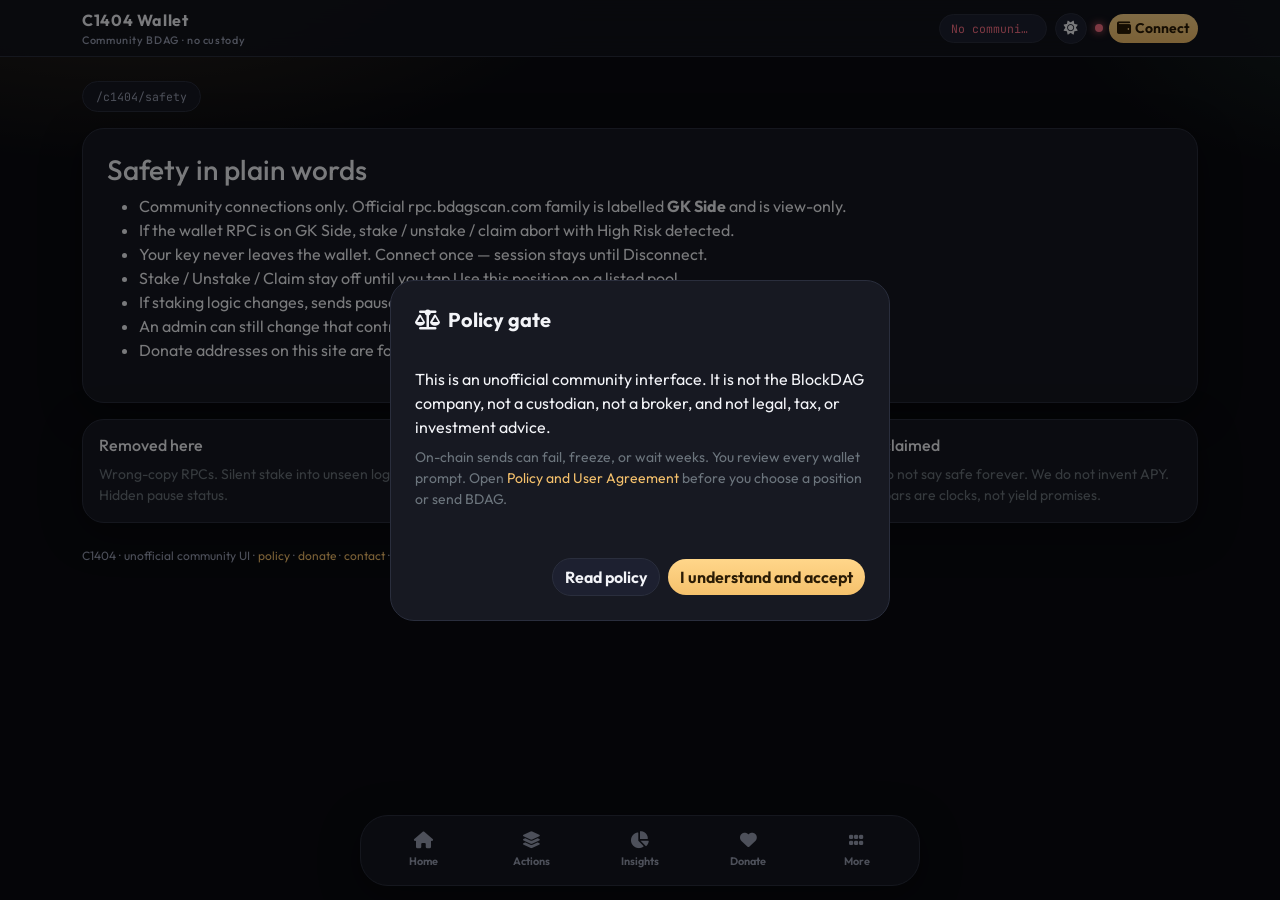
<file: safety.html>
<!doctype html>
<html lang="en" data-theme="dark">
<head>
  <meta charset="utf-8">
  <meta name="viewport" content="width=device-width, initial-scale=1, viewport-fit=cover">
  <meta name="color-scheme" content="dark light">
  <meta name="description" content="Chain-1404 Stake Manager — unofficial community BDAG staking UI.">
  <title>Safety · Chain-1404 Stake Manager</title>
  <link rel="preconnect" href="https://fonts.googleapis.com">
  <link rel="preconnect" href="https://fonts.gstatic.com" crossorigin>
  <link href="https://fonts.googleapis.com/css2?family=JetBrains+Mono:wght@400;600;700&family=Outfit:wght@400;600;700&display=swap" rel="stylesheet">
  <link href="https://cdn.jsdelivr.net/npm/bootstrap@5.3.3/dist/css/bootstrap.min.css" rel="stylesheet">
  <link href="https://cdnjs.cloudflare.com/ajax/libs/font-awesome/6.5.2/css/all.min.css" rel="stylesheet">
  <link rel="stylesheet" href="css/app.css?v=20260912b">
</head>
<body data-page="safety">
  <div id="shell"></div>
  <main class="container-xl py-4">
    <div class="explorer-path mb-3">/c1404/safety</div>
    <div class="glass p-4 mb-3">
      <h1 class="h3">Safety in plain words</h1>
      <ul>
        <li>Community connections only. Official rpc.bdagscan.com family is labelled <strong>GK Side</strong> and is view-only.</li>
        <li>If the wallet RPC is on GK Side, stake / unstake / claim abort with High Risk detected.</li>
        <li>Your key never leaves the wallet. Connect once — session stays until Disconnect.</li>
        <li>Stake / Unstake / Claim stay off until you tap Use this position on a listed pool.</li>
        <li>If staking logic changes, sends pause until you review Contracts.</li>
        <li>An admin can still change that contract later. Unstaking can take weeks. A frozen wallet cannot send.</li>
        <li>Donate addresses on this site are for the community UI operator only. They are not a staking contract.</li>
      </ul>
      <p class="small text-secondary" id="riskLive"></p>
    </div>
    <div class="row g-3">
      <div class="col-md-4"><div class="glass p-3"><h2 class="h6">Removed here</h2><p class="small text-secondary mb-0">Wrong-copy RPCs. Silent stake into unseen logic. Hidden pause status.</p></div></div>
      <div class="col-md-4"><div class="glass p-3"><h2 class="h6">Still on-chain</h2><p class="small text-secondary mb-0">One admin can replace logic. Freeze lists can block a wallet after it stakes.</p></div></div>
      <div class="col-md-4"><div class="glass p-3"><h2 class="h6">Not claimed</h2><p class="small text-secondary mb-0">We do not say safe forever. We do not invent APY. Live bars are clocks, not yield promises.</p></div></div>
    </div>
  </main>
  <footer class="site container-xl pb-3" id="foot"></footer>
  <script src="https://cdn.jsdelivr.net/npm/bootstrap@5.3.3/dist/js/bootstrap.bundle.min.js"></script>
  <script src="js/pins.js?v=20260912b"></script>
  <script src="js/audit.js?v=20260912b"></script>
  <script src="js/app.js?v=20260912b"></script>
</body>
</html>
</file>
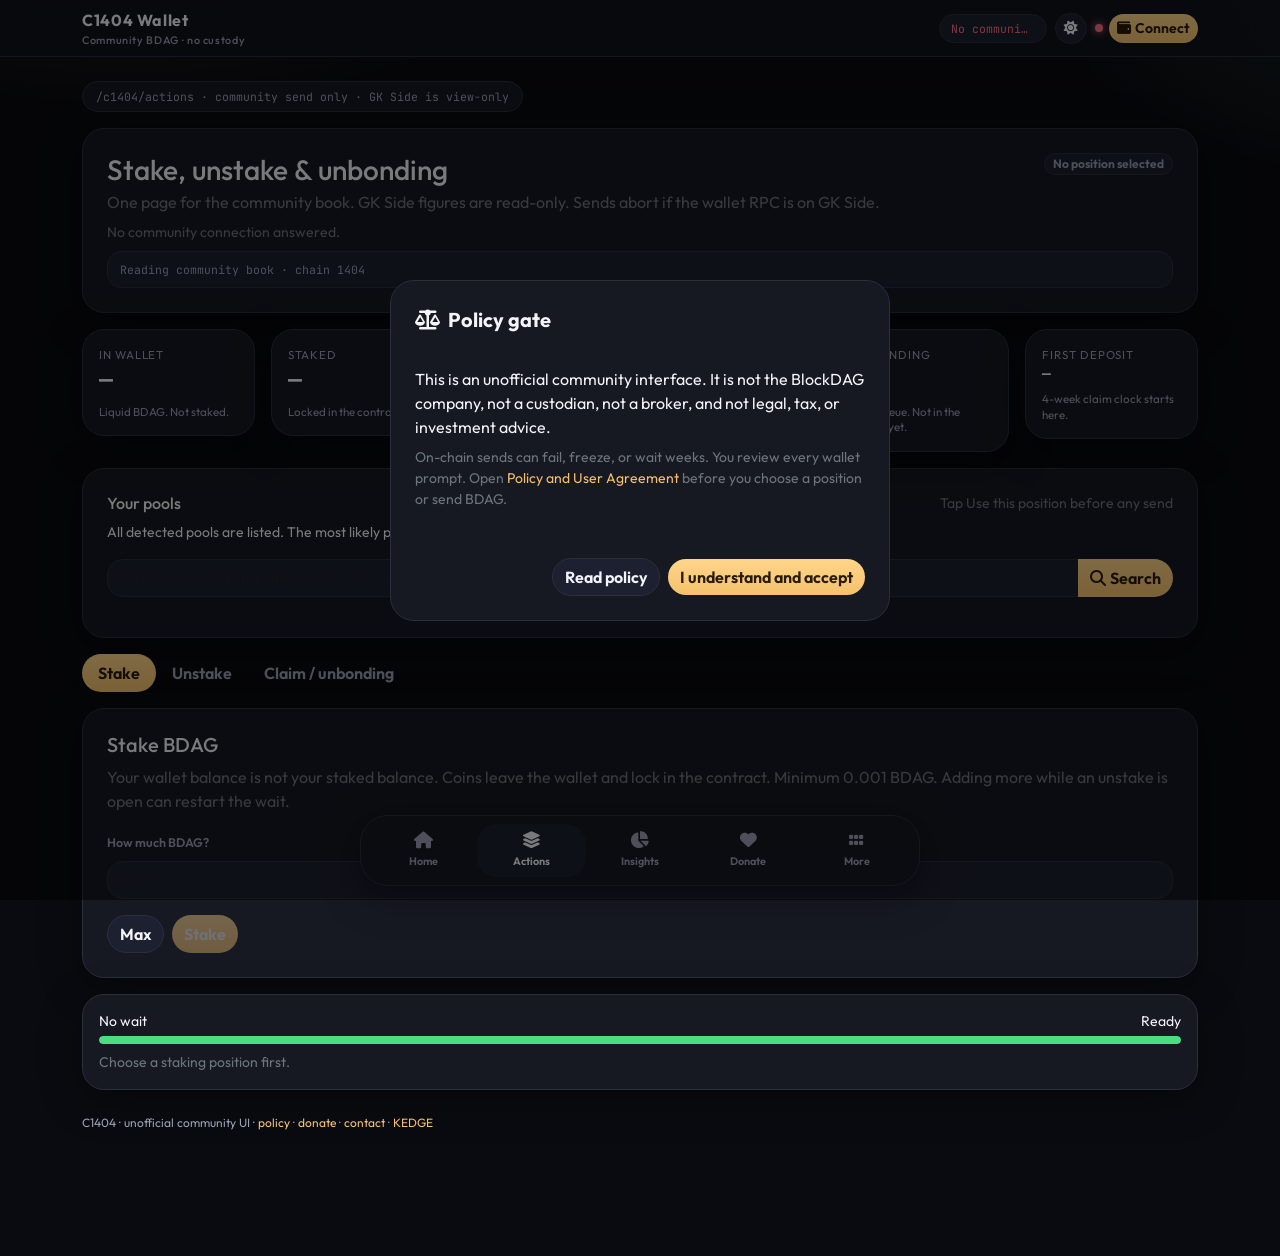
<file: stake.html>
<!doctype html>
<html lang="en">
<head>
  <meta charset="utf-8">
  <meta http-equiv="refresh" content="0;url=actions.html#stake">
  <title>Redirecting to Actions</title>
  <script>location.replace("actions.html#stake");</script>
</head>
<body>
  <p><a href="actions.html#stake">Continue to Stake / Unstake</a></p>
</body>
</html>
</file>
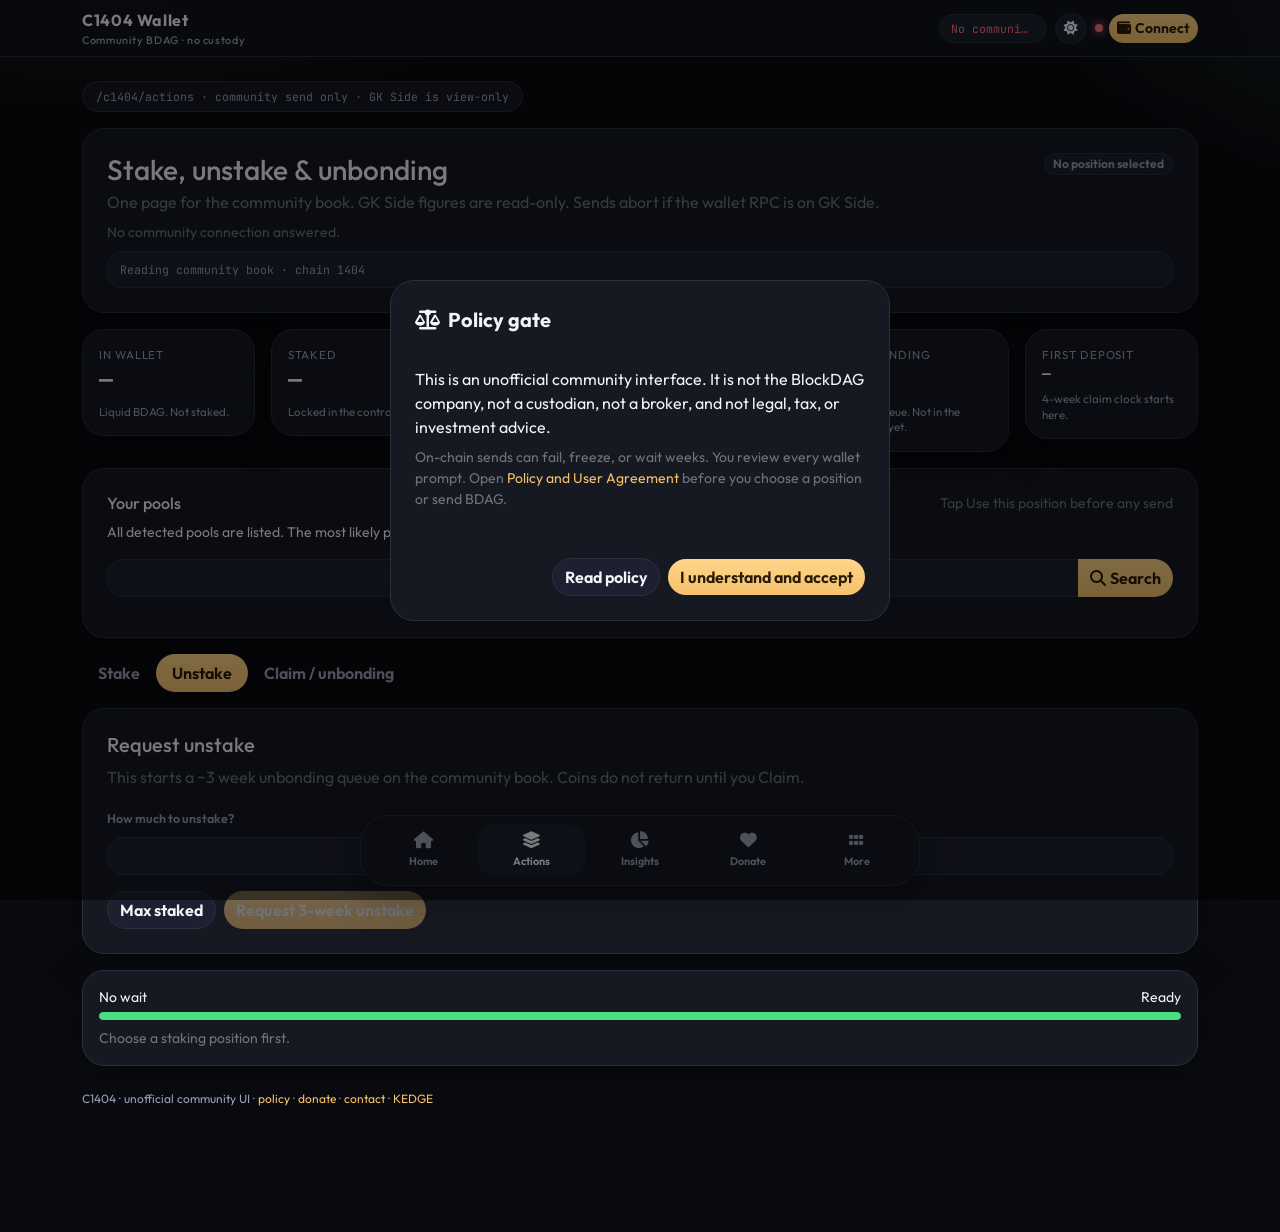
<file: unstake.html>
<!doctype html>
<html lang="en">
<head>
  <meta charset="utf-8">
  <meta http-equiv="refresh" content="0;url=actions.html#unstake">
  <title>Redirecting to Actions</title>
  <script>location.replace("actions.html#unstake");</script>
</head>
<body>
  <p><a href="actions.html#unstake">Continue to Stake / Unstake</a></p>
</body>
</html>
</file>
<file: css/app.css>
:root, [data-theme="dark"] {
  --bg: #0a0b10;
  --bg2: #12141c;
  --card: #171922;
  --card2: #1d2030;
  --line: #2a2e3d;
  --text: #f3f4f8;
  --muted: #9aa0b4;
  --accent: #f5c16c;
  --accent2: #7ee0b0;
  --ok: #4ade80;
  --wait: #f5c16c;
  --stop: #fb7185;
  --shadow: 0 10px 40px rgba(0,0,0,.35);
  --sans: "Outfit", "Segoe UI", sans-serif;
  --mono: "JetBrains Mono", ui-monospace, monospace;
  --radius: 22px;
}
[data-theme="light"] {
  --bg: #f3f1ea;
  --bg2: #fff;
  --card: #ffffff;
  --card2: #f7f5ef;
  --line: #e4dfd4;
  --text: #16171c;
  --muted: #6b6f7d;
  --accent: #c9892a;
  --accent2: #1f9d6a;
  --ok: #178a4b;
  --wait: #c9892a;
  --stop: #c24155;
  --shadow: 0 10px 28px rgba(40,30,10,.08);
}
* { box-sizing: border-box; }
html, body {
  min-height: 100%;
  background:
    radial-gradient(900px 420px at 10% -10%, color-mix(in srgb, var(--accent) 16%, transparent), transparent 55%),
    radial-gradient(700px 360px at 110% 0%, color-mix(in srgb, var(--accent2) 12%, transparent), transparent 50%),
    var(--bg);
  color: var(--text);
  font-family: var(--sans);
}
body { padding: 0 0 108px; }
a { color: var(--accent); text-decoration: none; }
a:hover { color: color-mix(in srgb, var(--accent) 80%, #fff); }
.glass {
  background: var(--card);
  border: 1px solid var(--line);
  border-radius: var(--radius);
  box-shadow: var(--shadow);
}
.topbar {
  position: sticky; top: 0; z-index: 40;
  background: color-mix(in srgb, var(--bg2) 88%, transparent);
  backdrop-filter: blur(16px);
  border-bottom: 1px solid var(--line);
}
.brand-mark {
  font-weight: 700; letter-spacing: .04em; color: var(--text); font-size: 1rem;
}
.brand-mark small { display: block; color: var(--muted); font-size: .68rem; font-weight: 500; }
.pill {
  border: 1px solid var(--line); border-radius: 999px; padding: .3rem .7rem;
  font-size: .72rem; background: var(--card2); font-family: var(--mono);
}
.pill.ok { color: var(--ok); }
.pill.wait { color: var(--wait); }
.pill.stop { color: var(--stop); }
.btn { font-family: var(--sans); border-radius: 999px; font-weight: 650; }
.btn-accent {
  background: linear-gradient(180deg, #ffd68a, var(--accent));
  border: 0; color: #2a1b05;
}
.btn-accent:hover { filter: brightness(1.06); color: #2a1b05; }
.btn-ghost {
  background: var(--card2); border: 1px solid var(--line); color: var(--text);
}
.btn-ghost:hover { border-color: var(--accent); color: var(--accent); }
.btn:disabled, .btn.disabled { opacity: .4; pointer-events: none; }
.form-control, .form-select {
  background: var(--card2); border: 1px solid var(--line); color: var(--text);
  border-radius: 16px; font-family: var(--mono);
}
.form-control:focus, .form-select:focus {
  background: var(--card2); color: var(--text); border-color: var(--accent);
  box-shadow: 0 0 0 .18rem color-mix(in srgb, var(--accent) 22%, transparent);
}
.form-label { color: var(--muted); font-size: .78rem; font-weight: 600; }
.modal-content {
  background: var(--card); color: var(--text); border: 1px solid var(--line);
  border-radius: 24px;
}
.modal-title { font-weight: 700; }
.btn-close { filter: invert(1) grayscale(1); }
[data-theme="light"] .btn-close { filter: none; }
.wallet-row {
  display: flex; gap: 12px; align-items: center; width: 100%;
  background: var(--card2); border: 1px solid var(--line); border-radius: 16px;
  padding: 12px 14px; color: var(--text);
}
.wallet-row:hover { border-color: var(--accent); }
.stat { min-height: 104px; }
.stat .lbl { color: var(--muted); font-size: .72rem; letter-spacing: .08em; text-transform: uppercase; }
.stat .num { font-size: 1.45rem; font-weight: 700; font-family: var(--mono); font-variant-numeric: tabular-nums; }
.stat .sub { color: var(--muted); font-size: .72rem; line-height: 1.35; margin-top: .35rem; }
.stat .small-num { font-size: .92rem; word-break: break-word; }
.status-strip {
  font-family: var(--mono); font-size: .72rem; color: var(--muted);
  background: var(--card2); border: 1px solid var(--line); border-radius: 14px; padding: .55rem .75rem;
}
#stateBanner { border-radius: 16px; }
.addr { font-family: var(--mono); font-size: .78rem; word-break: break-all; }
canvas.chart { width: 100%; max-height: 220px; }
footer.site { color: var(--muted); font-size: .75rem; }
.sig { width: 8px; height: 8px; border-radius: 50%; display: inline-block; box-shadow: 0 0 8px currentColor; }
.sig-on { background: var(--ok); color: var(--ok); }
.sig-off { background: var(--stop); color: var(--stop); }
.sig-warn { color: var(--wait); }
.wallet-cluster { display: flex; align-items: center; gap: .4rem; }
.wait-track { height: 8px; border-radius: 99px; background: var(--card2); overflow: hidden; }
.wait-fill {
  height: 100%; width: 0; border-radius: 99px;
  background: linear-gradient(90deg, var(--accent), var(--accent2));
  transition: width .4s linear;
}
.wait-fill.ready { background: var(--ok); }
.wait-fill.live {
  background-image: repeating-linear-gradient(90deg, var(--accent) 0 10px, var(--accent2) 10px 20px);
  background-size: 40px 100%;
  animation: scan 1.1s linear infinite;
}
@keyframes scan { to { background-position: 40px 0; } }
.pulse-up { color: var(--ok); }
.pulse-down { color: var(--stop); }
.pulse-flat { color: var(--muted); }
.live-dot {
  width: 7px; height: 7px; border-radius: 50%; background: var(--ok);
  display: inline-block; box-shadow: 0 0 8px var(--ok); animation: blink 1.4s ease infinite;
}
@keyframes blink { 50% { opacity: .3; } }
.num.flash { animation: flash .7s ease; }
@keyframes flash { from { color: var(--ok); } }
.explorer-path {
  font-family: var(--mono); font-size: .72rem; color: var(--muted);
  background: var(--card); border: 1px solid var(--line); border-radius: 999px;
  padding: .35rem .8rem; display: inline-block;
}
.coin-row {
  display: flex; align-items: center; gap: 14px;
  border: 1px solid var(--line); border-radius: 18px; padding: 12px 14px; margin-bottom: 8px;
  background: var(--card2);
}
.coin-ico { width: 28px; height: 28px; border-radius: 50%; }
.coin-ico.letter {
  display: grid; place-items: center; font-size: .72rem; font-weight: 700;
  background: var(--card); color: var(--accent); border: 1px solid var(--line);
}
.err-dock { display: none !important; }
.diag-box pre { max-height: 120px; overflow: auto; font-size: .72rem; color: var(--muted); background: transparent; border: 0; margin: 0; font-family: var(--mono); }
.top-actions { display: flex; align-items: center; gap: 8px; flex: 0 0 auto; }
.topbar .container-xl { min-width: 0; }
#status { max-width: 108px; overflow: hidden; text-overflow: ellipsis; white-space: nowrap; }
#btnDisconnect { padding-left: 10px; padding-right: 10px; }
@media (max-width: 640px) {
  .brand-mark small { display: none; }
  .brand-mark { font-size: .86rem; }
  #status { display: none; }
  #btnDisconnect span { display: none; }
  .wallet-cluster .btn { white-space: nowrap; }
}
.badge { border-radius: 999px; font-weight: 650; }
.badge.text-bg-secondary { background: var(--card2) !important; color: var(--muted) !important; border: 1px solid var(--line); }
.badge.text-bg-success { background: color-mix(in srgb, var(--ok) 18%, var(--card)) !important; color: var(--ok) !important; }
.badge.text-bg-warning { background: color-mix(in srgb, var(--wait) 18%, var(--card)) !important; color: var(--wait) !important; }
.progress { background: var(--card2); height: 8px; border-radius: 99px; }
.progress-bar { background: var(--accent); }

/* wallet dock */
.dock {
  position: fixed; left: 50%; bottom: 14px; transform: translateX(-50%);
  z-index: 50; width: min(560px, calc(100% - 20px));
  display: grid; grid-template-columns: repeat(5, 1fr);
  background: color-mix(in srgb, var(--card) 92%, transparent);
  border: 1px solid var(--line); border-radius: 28px;
  padding: 8px; backdrop-filter: blur(18px); box-shadow: var(--shadow);
}
.dock a, .dock button {
  background: transparent; border: 0; color: var(--muted);
  display: flex; flex-direction: column; align-items: center; gap: 4px;
  padding: 8px 4px; font-size: .68rem; font-weight: 650; border-radius: 20px;
}
.dock i { font-size: 1.05rem; }
.dock a.active, .dock button.active, .dock a:hover, .dock button:hover {
  color: var(--text); background: var(--card2);
}

/* more sheet */
.sheet {
  position: fixed; inset: 0; z-index: 60; display: none;
  background: rgba(0,0,0,.55);
}
.sheet.open { display: block; }
.sheet-card {
  position: absolute; left: 50%; bottom: 0; transform: translateX(-50%);
  width: min(560px, 100%);
  background: var(--card); border: 1px solid var(--line);
  border-radius: 28px 28px 0 0; padding: 16px 16px 28px;
}
.sheet-handle { width: 42px; height: 4px; border-radius: 99px; background: var(--line); margin: 0 auto 14px; }
.sheet-grid { display: grid; grid-template-columns: 1fr 1fr; gap: 10px; }
.sheet-item {
  display: flex; align-items: center; gap: 10px;
  background: var(--card2); border: 1px solid var(--line); border-radius: 18px;
  padding: 12px; color: var(--text); font-weight: 650;
}
.sheet-item i { width: 18px; color: var(--accent); }

/* log bubbles */
.bubbles { display: flex; flex-direction: column; gap: 10px; }
.bubble {
  background: var(--card2); border: 1px solid var(--line); border-radius: 20px 20px 20px 8px;
  padding: 12px 14px;
}
.bubble.ok { border-color: color-mix(in srgb, var(--ok) 40%, var(--line)); }
.bubble.bad { border-color: color-mix(in srgb, var(--stop) 40%, var(--line)); }
.bubble.wait { border-color: color-mix(in srgb, var(--wait) 40%, var(--line)); }
.bubble .meta { font-size: .72rem; color: var(--muted); font-family: var(--mono); }
.policy-sec h2 { font-size: .92rem; font-weight: 700; color: var(--accent); }
.policy-sec + .policy-sec { margin-top: 12px; }
@media (max-width: 767px) {
  .stat .num { font-size: 1.15rem; }
  .brand-mark { font-size: .88rem; }
}

.split-card { min-height: 220px; background: var(--card2); }
.split-kv { display: flex; justify-content: space-between; gap: 12px; font-size: .86rem; padding: .18rem 0; }
.split-kv span { color: var(--muted); }
.split-kv strong { font-family: var(--mono); font-weight: 650; }
.split-kv.total { border-top: 1px solid var(--line); margin-top: .4rem; padding-top: .45rem; }
.audit-pre {
  white-space: pre-wrap;
  word-break: break-word;
  font-family: var(--mono);
  font-size: .72rem;
  line-height: 1.45;
  max-height: 640px;
  overflow: auto;
  background: var(--card2);
  border: 1px solid var(--line);
  border-radius: 16px;
  padding: 16px;
  color: var(--text);
}

.action-tabs .nav-link {
  border-radius: 999px;
  color: var(--muted);
  font-weight: 650;
  padding: .45rem 1rem;
}
.action-tabs .nav-link.active {
  background: linear-gradient(180deg, #ffd68a, var(--accent));
  color: #2a1b05;
}
.pos-card.likely { border-color: color-mix(in srgb, var(--accent) 55%, var(--line)); }
.pos-card.using { border-color: color-mix(in srgb, var(--ok) 55%, var(--line)); }
.gk-card { outline: 1px dashed color-mix(in srgb, var(--wait) 40%, var(--line)); }
.c1404-toast {
  position: fixed; left: 50%; top: 18px; transform: translateX(-50%) translateY(-20px);
  z-index: 80; opacity: 0; pointer-events: none;
  background: color-mix(in srgb, var(--ok) 18%, var(--card));
  color: var(--ok); border: 1px solid color-mix(in srgb, var(--ok) 40%, var(--line));
  border-radius: 999px; padding: .55rem 1rem; font-weight: 650;
  box-shadow: var(--shadow); transition: .25s ease;
}
.c1404-toast.show { opacity: 1; transform: translateX(-50%) translateY(0); }
.c1404-toast.risk {
  background: color-mix(in srgb, var(--stop) 16%, var(--card));
  color: var(--stop); border-color: color-mix(in srgb, var(--stop) 40%, var(--line));
}
.mono { font-family: var(--mono); }
#shareTable th, #whaleTable th, #stakeWhaleTable th { color:#8aa6c2; font-weight:600; font-size:.78rem; }
#shareTable td, #whaleTable td, #stakeWhaleTable td { font-size:.82rem; }
.chart { width:100%; height:180px; }
</file>
